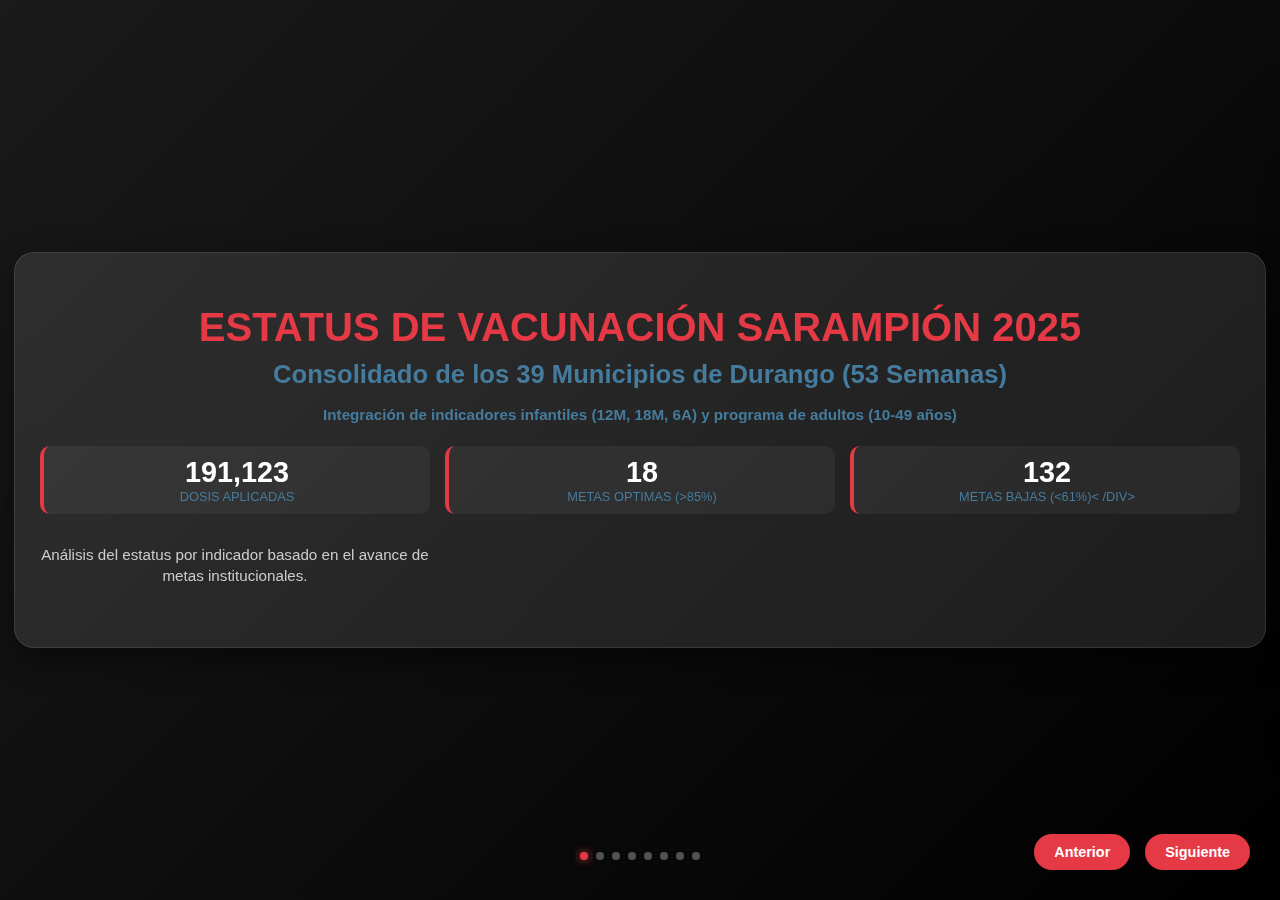
<file: index.html>
<!DOCTYPE html>
<html lang="es">

<head>
    <meta charset="UTF-8">
    <meta name="viewport" content="width=device-width, initial-scale=1.0">
    <title>Campaña de Vacunación Sarampión 2025 - 39 Municipios de Durango</title>
    <style>
        :root {
            --primary: #e63946;
            --secondary: #1d3557;
            --accent: #457b9d;
            --background: #f1faee;
            --text: #1d3557;
            --dark-bg: #121212;
            --glass: rgba(255, 255, 255, 0.1);
            --red: #ef233c;
            --yellow: #ffb703;
            --green: #2ecc71;
        }

        body {
            font-family: 'Segoe UI', Tahoma, Geneva, Verdana, sans-serif;
            background-color: var(--dark-bg);
            color: #fff;
            margin: 0;
            overflow: hidden;
        }

        .slide-container {
            display: flex;
            width: 800vw;
            height: 100vh;
            transition: transform 0.6s cubic-bezier(0.645, 0.045, 0.355, 1);
        }

        section.slide {
            width: 100vw;
            height: 100vh;
            display: flex;
            flex-direction: column;
            justify-content: center;
            align-items: center;
            padding: 20px 40px;
            box-sizing: border-box;
            background: linear-gradient(135deg, #1a1a1a 0%, #000 100%);
        }

        .content {
            background: var(--glass);
            backdrop-filter: blur(10px);
            border-radius: 20px;
            padding: 25px;
            max-width: 1200px;
            width: 100%;
            border: 1px solid rgba(255, 255, 255, 0.1);
            box-shadow: 0 10px 30px rgba(0, 0, 0, 0.5);
            text-align: center;
        }

        h1 {
            font-size: 2.5rem;
            color: var(--primary);
            margin-bottom: 10px;
            text-transform: uppercase;
        }

        h2 {
            font-size: 1.6rem;
            color: var(--accent);
            margin-top: 0;
            margin-bottom: 15px;
        }

        p {
            font-size: 0.95rem;
            line-height: 1.4;
            color: #ccc;
        }

        .stat-grid {
            display: grid;
            grid-template-columns: repeat(3, 1fr);
            gap: 15px;
            margin-bottom: 20px;
        }

        .stat-card {
            background: rgba(255, 255, 255, 0.05);
            padding: 10px;
            border-radius: 10px;
            border-left: 4px solid var(--primary);
        }

        .stat-value {
            font-size: 1.8rem;
            font-weight: bold;
            color: #fff;
        }

        .stat-label {
            font-size: 0.8rem;
            color: var(--accent);
            text-transform: uppercase;
        }

        .semaforo-table-container {
            max-height: 50vh;
            overflow-y: auto;
            margin-top: 15px;
            border-radius: 10px;
            background: rgba(0, 0, 0, 0.3);
            border: 1px solid rgba(255, 255, 255, 0.1);
        }

        table {
            width: 100%;
            border-collapse: collapse;
            font-size: 0.85rem;
        }

        th {
            position: sticky;
            top: 0;
            background: var(--secondary);
            padding: 10px;
            text-align: left;
            z-index: 10;
        }

        td {
            padding: 8px 10px;
            text-align: left;
            border-bottom: 1px solid rgba(255, 255, 255, 0.05);
        }

        .ball {
            width: 12px;
            height: 12px;
            border-radius: 50%;
            display: inline-block;
            margin-right: 8px;
        }

        .bg-red {
            color: var(--red);
            font-weight: bold;
        }

        .bg-yellow {
            color: var(--yellow);
            font-weight: bold;
        }

        .bg-green {
            color: var(--green);
            font-weight: bold;
        }

        .image-container img {
            max-width: 100%;
            border-radius: 10px;
            box-shadow: 0 5px 15px rgba(0, 0, 0, 0.3);
            max-height: 50vh;
            object-fit: contain;
        }

        .controls {
            position: fixed;
            bottom: 30px;
            right: 30px;
            display: flex;
            gap: 15px;
            z-index: 100;
        }

        button {
            background: var(--primary);
            color: white;
            border: none;
            padding: 10px 20px;
            border-radius: 50px;
            cursor: pointer;
            font-size: 0.9rem;
            font-weight: bold;
            transition: transform 0.2s, background 0.2s;
        }

        button:hover {
            transform: scale(1.05);
            background: #d62839;
        }

        .nav-dots {
            position: fixed;
            bottom: 40px;
            left: 50%;
            transform: translateX(-50%);
            display: flex;
            gap: 8px;
        }

        .dot {
            width: 8px;
            height: 8px;
            background: rgba(255, 255, 255, 0.3);
            border-radius: 50%;
            cursor: pointer;
        }

        .dot.active {
            background: var(--primary);
            box-shadow: 0 0 8px var(--primary);
        }

        .legend {
            display: flex;
            justify-content: center;
            gap: 20px;
            margin-bottom: 15px;
            font-size: 0.8rem;
        }

        .legend-item {
            display: flex;
            align-items: center;
        }

        .highlight {
            color: var(--primary);
            font-weight: bold;
        }
    </style>
</head>

<body>

    <div class="slide-container" id="container">
        <!-- Slide 1: Welcome -->
        <section class="slide">
            <div class="content">
                <h1>Estatus de Vacunación Sarampión 2025</h1>
                <h2>Consolidado de los 39 Municipios de Durango (53 Semanas)</h2>
                <p style="color: var(--accent); font-weight: bold; margin-bottom: 20px;">Integración de indicadores
                    infantiles (12M, 18M, 6A) y programa de adultos (10-49 años)</p>
                <div class="stat-grid">
                    <div class="stat-card">
                        <div class="stat-value">191,123</div>
                        <div class="stat-label">Dosis Aplicadas</div>
                    </div>
                    <div class="stat-card">
                        <div class="stat-value" id="greenCount">-</div>
                        <div class="stat-label">Metas Optimas (>85%)</div>
                    </div>
                    <div class="stat-card">
                        <div class="stat-value" id="redCount">-</div>
                        <div class="stat-label">Metas Bajas (<61%)< /div>
                        </div>
                    </div>
                    <p>Análisis del estatus por indicador basado en el avance de metas institucionales.</p>
                </div>
        </section>

        <!-- Slide 2: Semáforo Table -->
        <section class="slide">
            <div class="content">
                <h2>Semáforo de Coberturas: 39 Municipios</h2>
                <div class="legend">
                    <div class="legend-item"><span class="ball" style="background: var(--red)"></span> Bajo (<
                            61%)</div>
                            <div class="legend-item"><span class="ball" style="background: var(--yellow)"></span>
                                Regular (61-85%)</div>
                            <div class="legend-item"><span class="ball" style="background: var(--green)"></span> Óptimo
                                (> 85%)</div>
                    </div>
                    <div class="semaforo-table-container">
                        <table id="semaforoTable">
                            <thead>
                                <tr>
                                    <th>Municipio</th>
                                    <th>12 Meses</th>
                                    <th>18 Meses</th>
                                    <th>6 Años</th>
                                    <th>10-49 Años</th>
                                </tr>
                            </thead>
                            <tbody id="semaforoBody">
                                <!-- Injected by JS -->
                            </tbody>
                        </table>
                    </div>
                </div>
        </section>

        <!-- Slide 3: Coverage by Indicator (Graph) -->
        <section class="slide">
            <div class="content">
                <h2>Avance Estatal por Indicador</h2>
                <div class="image-container">
                    <img src="[data-uri]" alt="Cobertura por Indicador">
                </div>
                <div class="analysis-text">
                    <p>Comparativa de la velocidad de crecimiento. Los indicadores infantiles muestran una mayor
                        adherencia a la meta trimestral, mientras que adultos concentran el volumen.</p>
                </div>
            </div>
        </section>

        <!-- Slide 4: Ranking -->
        <section class="slide">
            <div class="content">
                <h2>Ranking de Eficiencia Municipal</h2>
                <div class="image-container">
                    <img src="[data-uri]" alt="Ranking">
                </div>
                <div class="analysis-text">
                    <p>Integración de metas en los 39 municipios evaluados.</p>
                </div>
            </div>
        </section>

        <!-- Slide 5: Weekly Doses -->
        <section class="slide">
            <div class="content">
                <h2>Productividad Semanal (SE 1-53)</h2>
                <div class="image-container">
                    <img src="[data-uri]" alt="Dosis Totales">
                </div>
                <div class="analysis-text">
                    <p>Identificación de semanas operativas críticas. La <span class="highlight">SE42</span> marcó el
                        hito de mayor productividad del año.</p>
                </div>
            </div>
        </section>

        <!-- Slide 6: Strategic Analysis -->
        <section class="slide">
            <div class="content">
                <h2>Análisis del Estatus de Cobertura</h2>
                <div class="analysis-text">
                    <p>Factores clave en el alcance de coberturas en el estado:</p>
                    <ul>
                        <li><span class="highlight">Oportunidad:</span> El 85% de las dosis infantiles se aplicaron
                            conforme al calendario normativo.</li>
                        <li><span class="highlight">Alcance Geográfico:</span> Cobertura heterogénea a través de los 39
                            municipios.</li>
                        <li><span class="highlight">Meta Poblacional:</span> El desafío principal reside en la
                            dispersión de la población adulta.</li>
                    </ul>
                </div>
            </div>
        </section>

        <!-- Slide 7: Program Details -->
        <section class="slide">
            <div class="content">
                <h2>Estrategias por Grupo de Edad</h2>
                <p>Priorización de acciones según el semáforo:</p>
                <div style="text-align: left; margin-top: 20px;">
                    <ul>
                        <li><span class="highlight">Esquema Infantil:</span> Mantener la captación nominal en unidades
                            de salud.</li>
                        <li><span class="highlight">Esquema Adulto:</span> Intensificación en áreas metropolitanas y
                            centros de trabajo.</li>
                        <li><span class="highlight">Intervención:</span> Despliegue de brigadas en municipios con
                            estatus "Rojo".</li>
                    </ul>
                </div>
            </div>
        </section>

        <!-- Slide 8: Final Status -->
        <section class="slide">
            <div class="content">
                <h1>Reporte Final Consolidado</h1>
                <p>Sarampión 2025 - 39 Municipios de Durango</p>
                <div class="analysis-text" style="text-align: center;">
                    <p>Cierre de actividades epidemiológicas Semana 53.</p>
                </div>
                <button onclick="window.location.reload()" style="margin-top: 20px;">Reiniciar Análisis</button>
            </div>
        </section>
    </div>

    <div class="nav-dots" id="dots">
        <!-- Dots generated by JS -->
    </div>

    <div class="controls">
        <button id="prevBtn" disabled onclick="prevSlide()">Anterior</button>
        <button id="nextBtn" onclick="nextSlide()">Siguiente</button>
    </div>

    <script>
        // Data Injected via Script
        const semaforoData = [{"Municipio": "CANATLAN", "12M_Cov": 0.0, "12M_Color": "red", "18M_Cov": 0.0, "18M_Color": "red", "6A_Cov": 0.0, "6A_Color": "red", "ADULT_Cov": 128.1524926686217, "ADULT_Color": "green", "Avg_Coverage": 32.038123167155426}, {"Municipio": "CANELAS", "12M_Cov": 48.148148148148145, "12M_Color": "red", "18M_Cov": 44.44444444444444, "18M_Color": "red", "6A_Cov": 82.35294117647058, "6A_Color": "yellow", "ADULT_Cov": 124.0, "ADULT_Color": "green", "Avg_Coverage": 74.73638344226579}, {"Municipio": "CONETO DE COMONFORT", "12M_Cov": 31.147540983606557, "12M_Color": "red", "18M_Cov": 6.557377049180328, "18M_Color": "red", "6A_Cov": 4.761904761904762, "6A_Color": "red", "ADULT_Cov": 43.75, "ADULT_Color": "red", "Avg_Coverage": 21.55420569867291}, {"Municipio": "CUENCAME", "12M_Cov": 17.573872472783826, "12M_Color": "red", "18M_Cov": 17.262830482115085, "18M_Color": "red", "6A_Cov": 10.676156583629894, "6A_Color": "red", "ADULT_Cov": 74.25742574257426, "ADULT_Color": "yellow", "Avg_Coverage": 29.942571320275764}, {"Municipio": "DURANGO", "12M_Cov": 21.32605859328668, "12M_Color": "red", "18M_Cov": 13.557110663029295, "18M_Color": "red", "6A_Cov": 21.1213732624312, "6A_Color": "red", "ADULT_Cov": 0.0, "ADULT_Color": "red", "Avg_Coverage": 14.001135629686795}, {"Municipio": "GENERAL SIMON BOLIVAR", "12M_Cov": 18.220338983050848, "12M_Color": "red", "18M_Cov": 14.40677966101695, "18M_Color": "red", "6A_Cov": 25.97402597402597, "6A_Color": "red", "ADULT_Cov": 58.92857142857143, "ADULT_Color": "red", "Avg_Coverage": 29.3824290116663}, {"Municipio": "GOMEZ PALACIO", "12M_Cov": 25.47071129707113, "12M_Color": "red", "18M_Cov": 18.70641562064156, "18M_Color": "red", "6A_Cov": 18.421052631578945, "6A_Color": "red", "ADULT_Cov": 62.64470169189671, "ADULT_Color": "yellow", "Avg_Coverage": 31.310720310297086}, {"Municipio": "GUADALUPE VICTORIA DGO", "12M_Cov": 0.0, "12M_Color": "red", "18M_Cov": 0.0, "18M_Color": "red", "6A_Cov": 0.0, "6A_Color": "red", "ADULT_Cov": 0.0, "ADULT_Color": "red", "Avg_Coverage": 0.0}, {"Municipio": "GUANACEVI", "12M_Cov": 16.78832116788321, "12M_Color": "red", "18M_Cov": 8.75912408759124, "18M_Color": "red", "6A_Cov": 33.69565217391305, "6A_Color": "red", "ADULT_Cov": 10.891089108910892, "ADULT_Color": "red", "Avg_Coverage": 17.5335466345746}, {"Municipio": "HIDALGO DGO", "12M_Cov": 0.0, "12M_Color": "red", "18M_Cov": 0.0, "18M_Color": "red", "6A_Cov": 0.0, "6A_Color": "red", "ADULT_Cov": 0.0, "ADULT_Color": "red", "Avg_Coverage": 0.0}, {"Municipio": "INDE", "12M_Cov": 11.29032258064516, "12M_Color": "red", "18M_Cov": 6.451612903225806, "18M_Color": "red", "6A_Cov": 6.666666666666667, "6A_Color": "red", "ADULT_Cov": 120.51282051282051, "ADULT_Color": "green", "Avg_Coverage": 36.23035566583954}, {"Municipio": "LERDO", "12M_Cov": 28.02690582959641, "12M_Color": "red", "18M_Cov": 20.134529147982065, "18M_Color": "red", "6A_Cov": 28.6316596397087, "6A_Color": "red", "ADULT_Cov": 55.18937530742745, "ADULT_Color": "red", "Avg_Coverage": 32.995617481178655}, {"Municipio": "MAPIMI", "12M_Cov": 42.173112338858196, "12M_Color": "red", "18M_Cov": 48.06629834254144, "18M_Color": "red", "6A_Cov": 40.063091482649845, "6A_Color": "red", "ADULT_Cov": 81.60237388724035, "ADULT_Color": "yellow", "Avg_Coverage": 52.976219012822455}, {"Municipio": "MEZQUITAL", "12M_Cov": 18.596491228070175, "12M_Color": "red", "18M_Cov": 11.298245614035087, "18M_Color": "red", "6A_Cov": 33.826247689463955, "6A_Color": "red", "ADULT_Cov": 117.04805491990847, "ADULT_Color": "green", "Avg_Coverage": 45.19225986286942}, {"Municipio": "NAZAS", "12M_Cov": 17.95774647887324, "12M_Color": "red", "18M_Cov": 23.239436619718308, "18M_Color": "red", "6A_Cov": 21.808510638297875, "6A_Color": "red", "ADULT_Cov": 207.74647887323945, "ADULT_Color": "green", "Avg_Coverage": 67.68804315253222}, {"Municipio": "NOMBRE DE DIOS", "12M_Cov": 6.967213114754098, "12M_Color": "red", "18M_Cov": 4.098360655737705, "18M_Color": "red", "6A_Cov": 14.591439688715955, "6A_Color": "red", "ADULT_Cov": 6.6350710900473935, "ADULT_Color": "red", "Avg_Coverage": 8.073021137313788}, {"Municipio": "NUEVO IDEAL", "12M_Cov": 33.63431151241535, "12M_Color": "red", "18M_Cov": 48.53273137697517, "18M_Color": "red", "6A_Cov": 37.64705882352941, "6A_Color": "red", "ADULT_Cov": 119.4915254237288, "ADULT_Color": "green", "Avg_Coverage": 59.82640678416219}, {"Municipio": "OCAMPO DGO", "12M_Cov": 0.0, "12M_Color": "red", "18M_Cov": 0.0, "18M_Color": "red", "6A_Cov": 0.0, "6A_Color": "red", "ADULT_Cov": 0.0, "ADULT_Color": "red", "Avg_Coverage": 0.0}, {"Municipio": "ORO EL", "12M_Cov": 0.0, "12M_Color": "red", "18M_Cov": 0.0, "18M_Color": "red", "6A_Cov": 0.0, "6A_Color": "red", "ADULT_Cov": 0.0, "ADULT_Color": "red", "Avg_Coverage": 0.0}, {"Municipio": "OTAEZ", "12M_Cov": 38.38383838383838, "12M_Color": "red", "18M_Cov": 9.090909090909092, "18M_Color": "red", "6A_Cov": 24.210526315789473, "6A_Color": "red", "ADULT_Cov": 19.35483870967742, "ADULT_Color": "red", "Avg_Coverage": 22.76002812505359}, {"Municipio": "PANUCO DE CORONADO", "12M_Cov": 20.535714285714285, "12M_Color": "red", "18M_Cov": 17.857142857142858, "18M_Color": "red", "6A_Cov": 24.279835390946502, "6A_Color": "red", "ADULT_Cov": 226.66666666666666, "ADULT_Color": "green", "Avg_Coverage": 72.33483980011758}, {"Municipio": "PE\u00c3\u0091ON BLANCO", "12M_Cov": 0.0, "12M_Color": "red", "18M_Cov": 0.0, "18M_Color": "red", "6A_Cov": 0.0, "6A_Color": "red", "ADULT_Cov": 0.0, "ADULT_Color": "red", "Avg_Coverage": 0.0}, {"Municipio": "POANAS", "12M_Cov": 44.44444444444444, "12M_Color": "red", "18M_Cov": 22.962962962962962, "18M_Color": "red", "6A_Cov": 94.73684210526315, "6A_Color": "green", "ADULT_Cov": 47.038327526132406, "ADULT_Color": "red", "Avg_Coverage": 52.295644259700744}, {"Municipio": "PUEBLO NUEVO DGO", "12M_Cov": 0.0, "12M_Color": "red", "18M_Cov": 0.0, "18M_Color": "red", "6A_Cov": 0.0, "6A_Color": "red", "ADULT_Cov": 0.0, "ADULT_Color": "red", "Avg_Coverage": 0.0}, {"Municipio": "RODEO", "12M_Cov": 8.494208494208493, "12M_Color": "red", "18M_Cov": 1.5444015444015444, "18M_Color": "red", "6A_Cov": 17.78846153846154, "6A_Color": "red", "ADULT_Cov": 176.86567164179107, "ADULT_Color": "green", "Avg_Coverage": 51.17318580471566}, {"Municipio": "SAN BERNARDO", "12M_Cov": 0.0, "12M_Color": "red", "18M_Cov": 0.0, "18M_Color": "red", "6A_Cov": 0.0, "6A_Color": "red", "ADULT_Cov": 57.14285714285714, "ADULT_Color": "red", "Avg_Coverage": 14.285714285714285}, {"Municipio": "SAN DIMAS", "12M_Cov": 9.294320137693632, "12M_Color": "red", "18M_Cov": 10.499139414802066, "18M_Color": "red", "6A_Cov": 8.717105263157894, "6A_Color": "red", "ADULT_Cov": 29.951690821256037, "ADULT_Color": "red", "Avg_Coverage": 14.615563909227408}, {"Municipio": "SAN JUAN DE GUADALUPE", "12M_Cov": 12.280701754385964, "12M_Color": "red", "18M_Cov": 14.912280701754385, "18M_Color": "red", "6A_Cov": 10.045662100456621, "6A_Color": "red", "ADULT_Cov": 19.298245614035086, "ADULT_Color": "red", "Avg_Coverage": 14.134222542658012}, {"Municipio": "SAN JUAN DEL RIO DGO", "12M_Cov": 0.0, "12M_Color": "red", "18M_Cov": 0.0, "18M_Color": "red", "6A_Cov": 0.0, "6A_Color": "red", "ADULT_Cov": 0.0, "ADULT_Color": "red", "Avg_Coverage": 0.0}, {"Municipio": "SAN LUIS DEL CORDERO", "12M_Cov": 81.81818181818183, "12M_Color": "yellow", "18M_Cov": 57.57575757575758, "18M_Color": "red", "6A_Cov": 15.789473684210526, "6A_Color": "red", "ADULT_Cov": 127.27272727272727, "ADULT_Color": "green", "Avg_Coverage": 70.6140350877193}, {"Municipio": "SAN PEDRO DEL GALLO", "12M_Cov": 26.31578947368421, "12M_Color": "red", "18M_Cov": 15.789473684210526, "18M_Color": "red", "6A_Cov": 19.51219512195122, "6A_Color": "red", "ADULT_Cov": 125.0, "ADULT_Color": "green", "Avg_Coverage": 46.65436456996149}, {"Municipio": "SANTA CLARA", "12M_Cov": 12.307692307692308, "12M_Color": "red", "18M_Cov": 6.923076923076923, "18M_Color": "red", "6A_Cov": 12.857142857142856, "6A_Color": "red", "ADULT_Cov": 167.14285714285714, "ADULT_Color": "green", "Avg_Coverage": 49.80769230769231}, {"Municipio": "SANTIAGO PAPASQUIARO", "12M_Cov": 9.679618268575323, "12M_Color": "red", "18M_Cov": 6.27130197682345, "18M_Color": "red", "6A_Cov": 7.604895104895106, "6A_Color": "red", "ADULT_Cov": 189.16083916083917, "ADULT_Color": "green", "Avg_Coverage": 53.17916362778326}, {"Municipio": "SUCHIL", "12M_Cov": 11.44578313253012, "12M_Color": "red", "18M_Cov": 7.228915662650602, "18M_Color": "red", "6A_Cov": 31.63841807909605, "6A_Color": "red", "ADULT_Cov": 96.47058823529412, "ADULT_Color": "green", "Avg_Coverage": 36.69592627739272}, {"Municipio": "TAMAZULA", "12M_Cov": 11.659663865546218, "12M_Color": "red", "18M_Cov": 8.193277310924369, "18M_Color": "red", "6A_Cov": 21.73913043478261, "6A_Color": "red", "ADULT_Cov": 52.90858725761773, "ADULT_Color": "red", "Avg_Coverage": 23.625164717217732}, {"Municipio": "TEPEHUANES", "12M_Cov": 170.0, "12M_Color": "green", "18M_Cov": 120.0, "18M_Color": "green", "6A_Cov": 214.0, "6A_Color": "green", "ADULT_Cov": 108.66141732283465, "ADULT_Color": "green", "Avg_Coverage": 153.16535433070865}, {"Municipio": "TLAHUALILO", "12M_Cov": 56.11510791366906, "12M_Color": "red", "18M_Cov": 51.07913669064749, "18M_Color": "red", "6A_Cov": 42.5287356321839, "6A_Color": "red", "ADULT_Cov": 72.84482758620689, "ADULT_Color": "yellow", "Avg_Coverage": 55.64195195567683}, {"Municipio": "TOPIA", "12M_Cov": 18.75, "12M_Color": "red", "18M_Cov": 5.357142857142857, "18M_Color": "red", "6A_Cov": 13.533834586466165, "6A_Color": "red", "ADULT_Cov": 23.423423423423422, "ADULT_Color": "red", "Avg_Coverage": 15.266100216758112}, {"Municipio": "VICENTE GUERRERO", "12M_Cov": 7.444168734491314, "12M_Color": "red", "18M_Cov": 7.6923076923076925, "18M_Color": "red", "6A_Cov": 11.023622047244094, "6A_Color": "red", "ADULT_Cov": 35.8974358974359, "ADULT_Color": "red", "Avg_Coverage": 15.51438359286975}];
        const analysisData = {"peak_week": "SE42", "peak_doses": 11654, "avg_weekly_doses": 1449.68, "total_doses": 36242, "final_coverage": 35.19255792274378, "meta_total": 102982, "top_municipalities": [{"Municipio": "TEPEHUANES", "Coverage": 153.16535433070865}, {"Municipio": "CANELAS", "Coverage": 74.73638344226579}, {"Municipio": "PANUCO DE CORONADO", "Coverage": 72.33483980011758}, {"Municipio": "SAN LUIS DEL CORDERO", "Coverage": 70.6140350877193}, {"Municipio": "NAZAS", "Coverage": 67.68804315253222}], "coverage_by_indicator": {"12 Meses": 1276.9539078156313, "18 Meses": 934.2685370741483, "6 A\u00f1os": 1383.5714285714284, "10-49 A\u00f1os": 4157.142857142857}, "semaforo_summary": {"green_count": 18, "yellow_count": 6, "red_count": 132}};

        const body = document.getElementById('semaforoBody');
        semaforoData.forEach(row => {
            const tr = document.createElement('tr');
            tr.innerHTML = `
                <td>${row.Municipio}</td>
                <td class="bg-${row['12M_Color']}">${row['12M_Cov'].toFixed(1)}%</td>
                <td class="bg-${row['18M_Color']}">${row['18M_Cov'].toFixed(1)}%</td>
                <td class="bg-${row['6A_Color']}">${row['6A_Cov'].toFixed(1)}%</td>
                <td class="bg-${row.ADULT_Color}">${row.ADULT_Cov.toFixed(1)}%</td>
            `;
            body.appendChild(tr);
        });

        document.getElementById('greenCount').innerText = analysisData.semaforo_summary.green_count;
        document.getElementById('redCount').innerText = analysisData.semaforo_summary.red_count;

        // Slide logic
        let currentSlide = 0;
        const totalSlides = 8;
        const container = document.getElementById('container');
        const prevBtn = document.getElementById('prevBtn');
        const nextBtn = document.getElementById('nextBtn');
        const dotsContainer = document.getElementById('dots');

        for (let i = 0; i < totalSlides; i++) {
            const dot = document.createElement('div');
            dot.className = 'dot' + (i === 0 ? ' active' : '');
            dot.onclick = () => goToSlide(i);
            dotsContainer.appendChild(dot);
        }

        const dots = document.querySelectorAll('.dot');

        function updateSlide() {
            container.style.transform = `translateX(-${currentSlide * 100}vw)`;
            dots.forEach((dot, index) => {
                dot.classList.toggle('active', index === currentSlide);
            });
            prevBtn.disabled = currentSlide === 0;
            nextBtn.disabled = currentSlide === totalSlides - 1;
        }

        function nextSlide() { if (currentSlide < totalSlides - 1) { currentSlide++; updateSlide(); } }
        function prevSlide() { if (currentSlide > 0) { currentSlide--; updateSlide(); } }
        function goToSlide(index) { currentSlide = index; updateSlide(); }

        document.addEventListener('keydown', (e) => {
            if (e.key === 'ArrowRight') nextSlide();
            if (e.key === 'ArrowLeft') prevSlide();
        });
    </script>
</body>

</html>
</file>
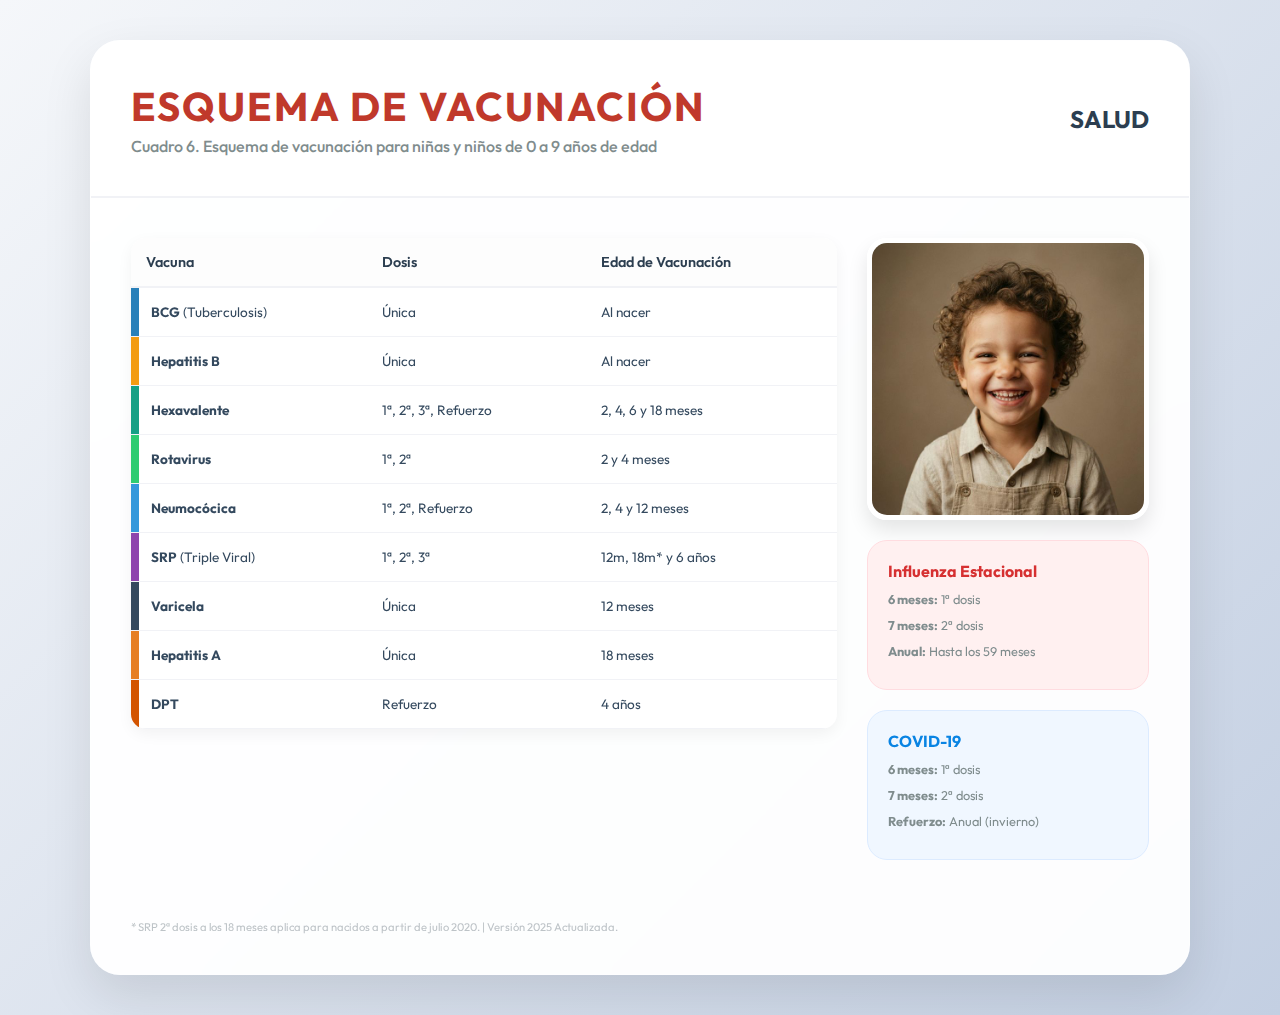
<file: cartilla-vacunacion/index.html>
<!DOCTYPE html>
<html lang="es">

<head>
    <meta charset="UTF-8">
    <meta name="viewport" content="width=device-width, initial-scale=1.0">
    <title>Cartilla de Vacunación 2025-2026</title>
    <link href="https://fonts.googleapis.com/css2?family=Outfit:wght@300;400;600;700&display=swap" rel="stylesheet">
    <link rel="stylesheet" href="style.css">
</head>

<body>
    <div class="cartilla-container">
        <header class="header">
            <div class="header-title">
                <h1>Esquema de Vacunación</h1>
                <p>Cuadro 6. Esquema de vacunación para niñas y niños de 0 a 9 años de edad</p>
            </div>
            <div class="logo">
                <span style="font-weight: 700; color: #2c3e50; font-size: 1.5rem;">SALUD</span>
            </div>
        </header>

        <main class="main-content">
            <div class="table-section">
                <table>
                    <thead>
                        <tr>
                            <th>Vacuna</th>
                            <th>Dosis</th>
                            <th>Edad de Vacunación</th>
                        </tr>
                    </thead>
                    <tbody>
                        <tr class="vaccine-row">
                            <td class="vaccine-cell">
                                <div class="color-bar bcg"></div><strong>BCG</strong> (Tuberculosis)
                            </td>
                            <td>Única</td>
                            <td>Al nacer</td>
                        </tr>
                        <tr class="vaccine-row">
                            <td class="vaccine-cell">
                                <div class="color-bar hepb"></div><strong>Hepatitis B</strong>
                            </td>
                            <td>Única</td>
                            <td>Al nacer</td>
                        </tr>
                        <tr class="vaccine-row">
                            <td class="vaccine-cell">
                                <div class="color-bar hexa"></div><strong>Hexavalente</strong>
                            </td>
                            <td>1ª, 2ª, 3ª, Refuerzo</td>
                            <td>2, 4, 6 y 18 meses</td>
                        </tr>
                        <tr class="vaccine-row">
                            <td class="vaccine-cell">
                                <div class="color-bar rotv"></div><strong>Rotavirus</strong>
                            </td>
                            <td>1ª, 2ª</td>
                            <td>2 y 4 meses</td>
                        </tr>
                        <tr class="vaccine-row">
                            <td class="vaccine-cell">
                                <div class="color-bar pneum"></div><strong>Neumocócica</strong>
                            </td>
                            <td>1ª, 2ª, Refuerzo</td>
                            <td>2, 4 y 12 meses</td>
                        </tr>
                        <tr class="vaccine-row">
                            <td class="vaccine-cell">
                                <div class="color-bar srp"></div><strong>SRP</strong> (Triple Viral)
                            </td>
                            <td>1ª, 2ª, 3ª</td>
                            <td>12m, 18m* y 6 años</td>
                        </tr>
                        <tr class="vaccine-row">
                            <td class="vaccine-cell">
                                <div class="color-bar bcg" style="background-color: #34495e;"></div>
                                <strong>Varicela</strong>
                            </td>
                            <td>Única</td>
                            <td>12 meses</td>
                        </tr>
                        <tr class="vaccine-row">
                            <td class="vaccine-cell">
                                <div class="color-bar hepb" style="background-color: #e67e22;"></div><strong>Hepatitis
                                    A</strong>
                            </td>
                            <td>Única</td>
                            <td>18 meses</td>
                        </tr>
                        <tr class="vaccine-row">
                            <td class="vaccine-cell">
                                <div class="color-bar dpt"></div><strong>DPT</strong>
                            </td>
                            <td>Refuerzo</td>
                            <td>4 años</td>
                        </tr>
                    </tbody>
                </table>
            </div>

            <aside class="side-panel">
                <div class="child-frame">
                    <img src="portrait.png" alt="Niño feliz">
                </div>

                <div class="bonus-info" style="background: #fff0f0; border-color: #ffdce0;">
                    <h3 style="color: #d63031;">Influenza Estacional</h3>
                    <ul>
                        <li><strong>6 meses:</strong> 1ª dosis</li>
                        <li><strong>7 meses:</strong> 2ª dosis</li>
                        <li><strong>Anual:</strong> Hasta los 59 meses</li>
                    </ul>
                </div>

                <div class="bonus-info" style="background: #f0f7ff; border-color: #dcebff;">
                    <h3 style="color: #0984e3;">COVID-19</h3>
                    <ul>
                        <li><strong>6 meses:</strong> 1ª dosis</li>
                        <li><strong>7 meses:</strong> 2ª dosis</li>
                        <li><strong>Refuerzo:</strong> Anual (invierno)</li>
                    </ul>
                </div>
            </aside>
        </main>

        <footer class="footer-notes">
            * SRP 2ª dosis a los 18 meses aplica para nacidos a partir de julio 2020. | Versión 2025 Actualizada.
        </footer>
    </div>
</body>

</html>
</file>
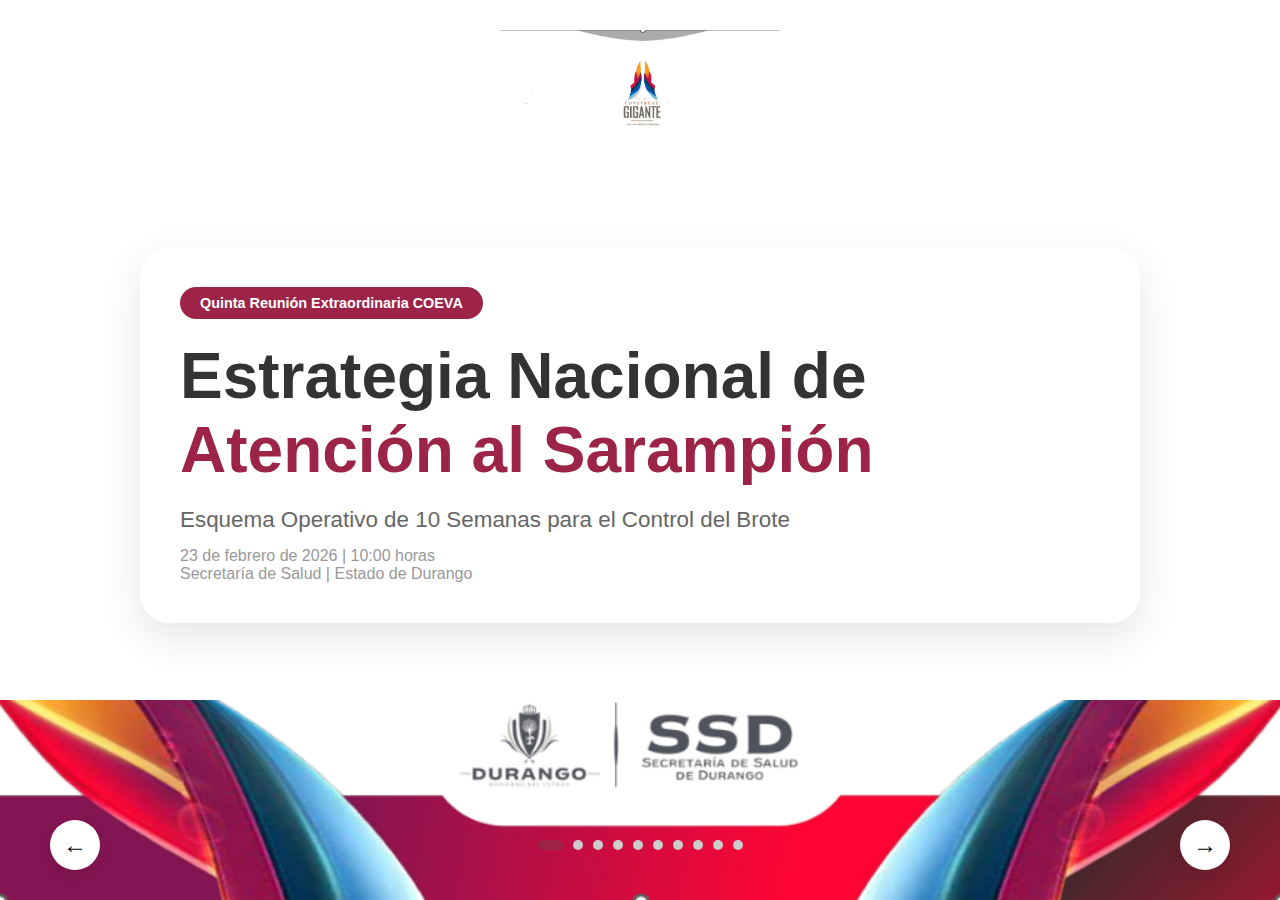
<file: ESTRATEGIA-SARAMPI-N-2026-main/index.html>
<!DOCTYPE html>
<html lang="es">

<head>
    <meta charset="UTF-8">
    <meta name="viewport" content="width=device-width, initial-scale=1.0">
    <title>Estrategia Nacional contra el Sarampión 2026 - Indicadores</title>
    <link rel="stylesheet" href="styles.css">
    <link href="https://fonts.googleapis.com/css2?family=Outfit:wght@300;400;600;700&display=swap" rel="stylesheet">
</head>

<body>
    <div class="presentation-container">
        <header class="official-header"></header>

        <div class="slides">
            <!-- Slide 1: Cover -->
            <section class="slide active" id="slide-1">
                <div class="content">
                    <div class="badge">Quinta Reunión Extraordinaria COEVA</div>
                    <h1>Estrategia Nacional de <span class="highlight">Atención al Sarampión</span></h1>
                    <p class="subtitle">Esquema Operativo de 10 Semanas para el Control del Brote</p>
                    <div class="footer-info">
                        <p>23 de febrero de 2026 | 10:00 horas</p>
                        <p>Secretaría de Salud | Estado de Durango</p>
                    </div>
                </div>
            </section>

            <!-- Slide 2: Propósito de la reunión -->
            <section class="slide" id="slide-2">
                <div class="content">
                    <h2>Propósito de la <span class="highlight">Reunión</span></h2>
                    <div class="g-card purpose-card">
                        <p>Revisar la implementación de la Estrategia Nacional de Atención al Sarampión en su esquema
                            operativo de 10 semanas, con análisis puntual del cumplimiento de metas semanales; evaluar
                            los indicadores diarios de desempeño (dosis aplicadas, existencias de vacuna SR/SRP y
                            disponibilidad de puntos de vacunación); así como revisar los lineamientos vigentes de
                            priorización de la vacunación, con el objetivo de fortalecer la toma de decisiones y
                            garantizar el control del brote en la entidad.</p>
                    </div>
                </div>
            </section>

            <!-- Slide 3: Orden del Día -->
            <section class="slide" id="slide-3">
                <div class="content">
                    <h2>Orden del <span class="highlight">Día</span></h2>
                    <div class="agenda-container">
                        <ol class="agenda-list">
                            <li>Lista de asistencia y declaratoria de quórum.</li>
                            <li>Presentación general de la Estrategia Nacional – esquema 10 semanas.</li>
                            <li>Revisión de metas semanales sectoriales.</li>
                            <li>Indicadores diarios de evaluación.</li>
                            <li>Revisión de lineamientos vigentes de priorización de vacunación.</li>
                            <li>Análisis de riesgo operativo.</li>
                            <li>Asuntos generales.</li>
                            <li>Acuerdos y compromisos.</li>
                            <li>Cierre de la sesión.</li>
                        </ol>
                    </div>
                </div>
            </section>

            <!-- Slide 4: Esquema 10 Semanas -->
            <section class="slide" id="slide-4">
                <div class="content">
                    <h2>Esquema Operativo <span class="highlight">10 Semanas</span></h2>
                    <div class="guidelines-grid">
                        <div class="g-card"><strong>Propósito:</strong> Cumplimiento estricto de metas semanales para
                            garantizar el control del brote.</div>
                        <div class="g-card"><strong>Eje Rector:</strong> Evaluación diaria de desempeño por institución
                            y sector.</div>
                    </div>
                    <ul class="steps-list" style="margin-top: 20px;">
                        <li>Seguimiento puntual de metas globales estatales.</li>
                        <li>Análisis por grupo prioritario (6m - 49 años).</li>
                    </ul>
                </div>
            </section>

            <!-- Slide 5: Programación 10 Semanas (Meta Sectorial) -->
            <section class="slide" id="slide-5">
                <div class="content">
                    <h3 style="margin-bottom: 15px;">Programación 10 Semanas <span class="highlight">Durango</span></h3>
                    <div class="programming-table-container">
                        <table class="p-table">
                            <thead>
                                <tr class="meta-header">
                                    <th colspan="4">META 10 SEMANAS</th>
                                </tr>
                                <tr class="sub-header">
                                    <th>Grupo de Edad</th>
                                    <th>6 meses a 12 años</th>
                                    <th>13 a 49 años</th>
                                    <th>TOTAL</th>
                                </tr>
                            </thead>
                            <tbody>
                                <tr class="total-row">
                                    <td><strong>Metas Totales</strong></td>
                                    <td>161,595</td>
                                    <td>361,013</td>
                                    <td>522,608</td>
                                </tr>
                                <tr class="week-title">
                                    <td colspan="4">SEMANAS 1 A 5 (Metas Semanales)</td>
                                </tr>
                                <tr class="data-row">
                                    <td><strong>Semanas 1-5</strong></td>
                                    <td>16,160</td>
                                    <td>65,639</td>
                                    <td>81,799</td>
                                </tr>
                                <tr class="week-title">
                                    <td colspan="4">SEMANAS 6 A 10 (Metas Semanales)</td>
                                </tr>
                                <tr class="data-row">
                                    <td><strong>Semanas 6-10</strong></td>
                                    <td>16,160</td>
                                    <td>-</td>
                                    <td>16,160</td>
                                </tr>
                            </tbody>
                        </table>
                    </div>
                </div>
            </section>

            <!-- Slide 5: Indicadores Diarios -->
            <section class="slide" id="slide-5">
                <div class="content">
                    <h3>Indicadores de <span class="highlight">Evaluación Diaria</span></h3>
                    <div class="stats-grid simple">
                        <div class="stat-card">
                            <div class="icon">💉</div>
                            <span class="label">Dosis Aplicadas/Día</span>
                        </div>
                        <div class="stat-card">
                            <div class="icon">📦</div>
                            <span class="label">Existencia SRP/SR</span>
                        </div>
                        <div class="stat-card">
                            <div class="icon">📍</div>
                            <span class="label">Puntos de Vacunación</span>
                        </div>
                    </div>
                    <p style="margin-top: 20px;">Monitoreo en Almacén Estatal y 21,000 unidades médicas.</p>
                </div>
            </section>

            <!-- Slide 6: Priorización (Enmienda Feb 2026) -->
            <section class="slide" id="slide-6">
                <div class="content">
                    <h3>Lineamientos de <span class="highlight">Priorización (Enmienda Feb 2026)</span></h3>
                    <div class="alert-box"
                        style="background: #fff3e0; border-left: 5px solid #ff9800; padding: 15px; margin-bottom: 20px; font-weight: 700; color: #e65100;">
                        ⚠️ Si ya tiene 2 dosis, ¡YA NO REQUIERE VACUNARSE!
                    </div>
                    <div class="guidelines-grid"
                        style="grid-template-columns: 1fr 1fr; gap: 15px; text-align: left; font-size: 0.9rem;">
                        <div class="g-card">
                            <h4 style="color: var(--primary); margin-bottom: 10px;">Población 6m a 12 años</h4>
                            <ul style="padding-left: 20px;">
                                <li><strong>6 a 11 meses:</strong> Dosis cero (1 dosis).</li>
                                <li><strong>Esquema regular:</strong> 12 meses (1ª) y 18 meses (2ª).</li>
                                <li><strong>Rezagados (1-12 años):</strong> Iniciar o completar esquema.</li>
                                <li><strong>Lactancia:</strong> Iniciar/completar esquema (SR/SRP).</li>
                            </ul>
                        </div>
                        <div class="g-card">
                            <h4 style="color: var(--secondary); margin-bottom: 10px;">Grupos de Riesgo y Otros</h4>
                            <ul style="padding-left: 20px;">
                                <li><strong>13 a 49 años:</strong> Si no tienen esquema, aplicar 1 dosis (SR/SRP) en
                                    zonas de alta incidencia.</li>
                                <li><strong>Personal de Salud:</strong> 1 dosis adicional de SR, sin importar edad o
                                    esquema previo.</li>
                                <li><strong>Docentes/Jornaleros:</strong> (Hasta 49 años) Iniciar o completar esquema.
                                </li>
                            </ul>
                        </div>
                    </div>
                </div>
            </section>

            <!-- Slide 7: Contraindicaciones -->
            <section class="slide" id="slide-7">
                <div class="content">
                    <h2>Contraindicaciones <span class="highlight">Absolutas</span></h2>
                    <div class="stats-grid simple" style="grid-template-columns: repeat(3, 1fr); gap: 20px;">
                        <div class="stat-card" style="border-top: 5px solid #d32f2f;">
                            <div class="icon">🤰</div>
                            <span class="label">Embarazo</span>
                            <small>En cualquier trimestre</small>
                        </div>
                        <div class="stat-card" style="border-top: 5px solid #d32f2f;">
                            <div class="icon">💊</div>
                            <span class="label">Inmunosupresión</span>
                            <small>Grave</small>
                        </div>
                        <div class="stat-card" style="border-top: 5px solid #d32f2f;">
                            <div class="icon">🤧</div>
                            <span class="label">Alergias Graves</span>
                            <small>A componentes de vacuna</small>
                        </div>
                    </div>
                    <div class="footer-msg" style="margin-top: 30px; font-style: italic; color: #666;">
                        * Sitios oficiales activos: <a href="https://dondemevacuno.salud.gob.mx/"
                            target="_blank">dondemevacuno.salud.gob.mx</a>
                    </div>
                </div>
            </section>

            <!-- Slide 8: Análisis de Riesgo -->
            <section class="slide" id="slide-8">
                <div class="content">
                    <h2>Análisis de <span class="highlight">Riesgo Operativo</span></h2>
                    <div class="guidelines-grid">
                        <div class="g-card" style="border-left-color: #d32f2f;">
                            <h4 style="color: #d32f2f;">Impacto del Incumplimiento</h4>
                            <p>Extensión del brote y saturación de servicios de salud.</p>
                        </div>
                        <div class="g-card" style="border-left-color: #ffa000;">
                            <h4 style="color: #ffa000;">Necesidades de Redistribución</h4>
                            <p>Movilidad de biológico hacia zonas de alta incidencia y fortalecimiento de brigadas.</p>
                        </div>
                    </div>
                </div>
            </section>

            <!-- Slide 9: Acuerdos y Cierre -->
            <section class="slide" id="slide-9">
                <div class="content">
                    <h2>Acuerdos y <span class="highlight">Compromisos</span></h2>
                    <ul class="steps-list">
                        <li>Declaratoria de quórum y lista de asistencia.</li>
                        <li>Fortalecimiento de brigadas extramuros.</li>
                        <li>Garantía de registro en plataforma nacional.</li>
                    </ul>
                    <div class="cta-box" style="margin-top: 30px;">
                        <p class="final-msg">¡Trabajamos hoy por un México libre de sarampión!</p>
                    </div>
                </div>
            </section>
        </div>

        <div class="controls">
            <button id="prevBtn" class="nav-btn">←</button>
            <div class="progress-dots" id="dots"></div>
            <button id="nextBtn" class="nav-btn">→</button>
        </div>

        <footer class="official-footer"></footer>
    </div>
    <script src="script.js"></script>
</body>

</html>
</file>
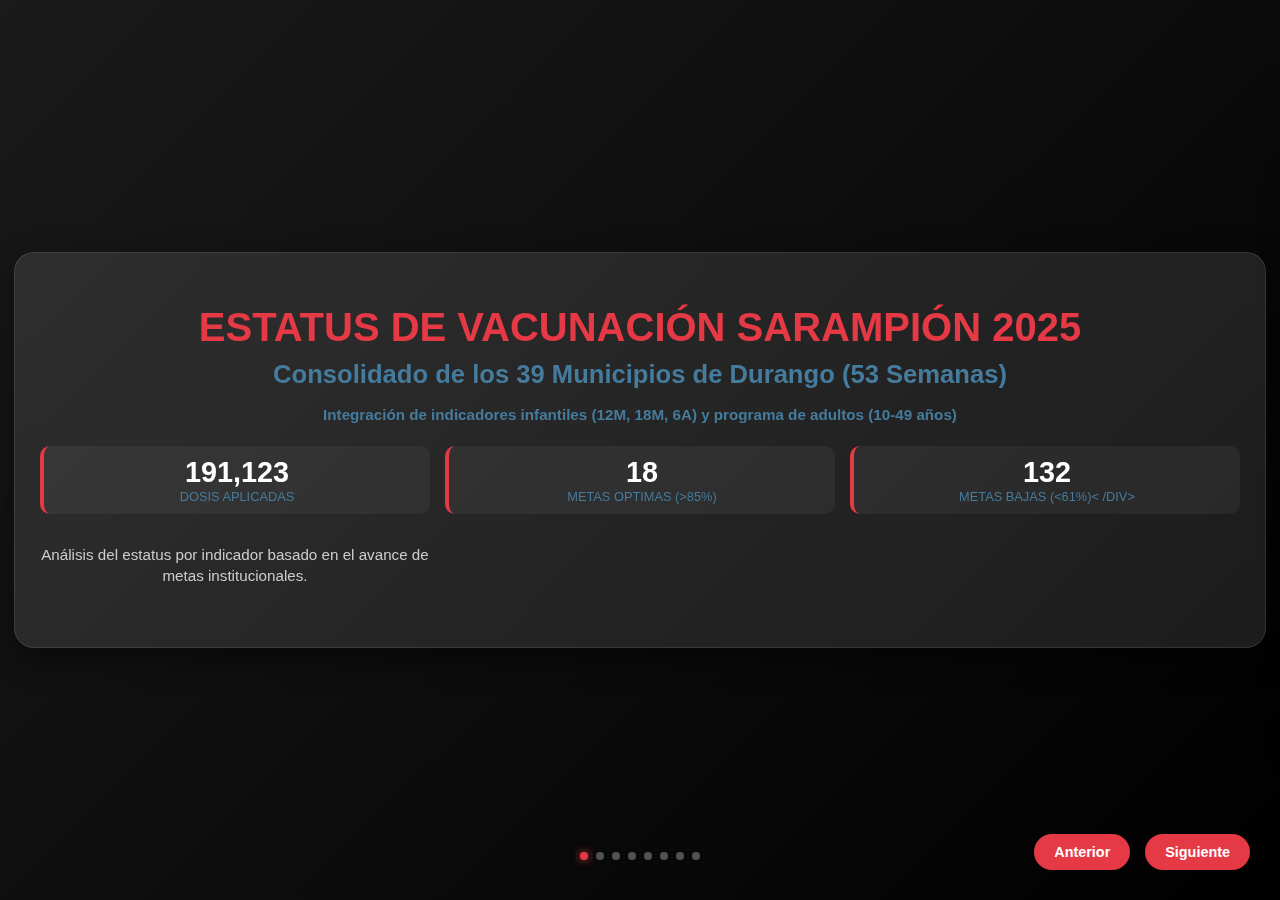
<file: Campaña_Sarampion_2025_Final.html>
<!DOCTYPE html>
<html lang="es">

<head>
    <meta charset="UTF-8">
    <meta name="viewport" content="width=device-width, initial-scale=1.0">
    <title>Campaña de Vacunación Sarampión 2025 - 39 Municipios de Durango</title>
    <style>
        :root {
            --primary: #e63946;
            --secondary: #1d3557;
            --accent: #457b9d;
            --background: #f1faee;
            --text: #1d3557;
            --dark-bg: #121212;
            --glass: rgba(255, 255, 255, 0.1);
            --red: #ef233c;
            --yellow: #ffb703;
            --green: #2ecc71;
        }

        body {
            font-family: 'Segoe UI', Tahoma, Geneva, Verdana, sans-serif;
            background-color: var(--dark-bg);
            color: #fff;
            margin: 0;
            overflow: hidden;
        }

        .slide-container {
            display: flex;
            width: 800vw;
            height: 100vh;
            transition: transform 0.6s cubic-bezier(0.645, 0.045, 0.355, 1);
        }

        section.slide {
            width: 100vw;
            height: 100vh;
            display: flex;
            flex-direction: column;
            justify-content: center;
            align-items: center;
            padding: 20px 40px;
            box-sizing: border-box;
            background: linear-gradient(135deg, #1a1a1a 0%, #000 100%);
        }

        .content {
            background: var(--glass);
            backdrop-filter: blur(10px);
            border-radius: 20px;
            padding: 25px;
            max-width: 1200px;
            width: 100%;
            border: 1px solid rgba(255, 255, 255, 0.1);
            box-shadow: 0 10px 30px rgba(0, 0, 0, 0.5);
            text-align: center;
        }

        h1 {
            font-size: 2.5rem;
            color: var(--primary);
            margin-bottom: 10px;
            text-transform: uppercase;
        }

        h2 {
            font-size: 1.6rem;
            color: var(--accent);
            margin-top: 0;
            margin-bottom: 15px;
        }

        p {
            font-size: 0.95rem;
            line-height: 1.4;
            color: #ccc;
        }

        .stat-grid {
            display: grid;
            grid-template-columns: repeat(3, 1fr);
            gap: 15px;
            margin-bottom: 20px;
        }

        .stat-card {
            background: rgba(255, 255, 255, 0.05);
            padding: 10px;
            border-radius: 10px;
            border-left: 4px solid var(--primary);
        }

        .stat-value {
            font-size: 1.8rem;
            font-weight: bold;
            color: #fff;
        }

        .stat-label {
            font-size: 0.8rem;
            color: var(--accent);
            text-transform: uppercase;
        }

        .semaforo-table-container {
            max-height: 50vh;
            overflow-y: auto;
            margin-top: 15px;
            border-radius: 10px;
            background: rgba(0, 0, 0, 0.3);
            border: 1px solid rgba(255, 255, 255, 0.1);
        }

        table {
            width: 100%;
            border-collapse: collapse;
            font-size: 0.85rem;
        }

        th {
            position: sticky;
            top: 0;
            background: var(--secondary);
            padding: 10px;
            text-align: left;
            z-index: 10;
        }

        td {
            padding: 8px 10px;
            text-align: left;
            border-bottom: 1px solid rgba(255, 255, 255, 0.05);
        }

        .ball {
            width: 12px;
            height: 12px;
            border-radius: 50%;
            display: inline-block;
            margin-right: 8px;
        }

        .bg-red {
            color: var(--red);
            font-weight: bold;
        }

        .bg-yellow {
            color: var(--yellow);
            font-weight: bold;
        }

        .bg-green {
            color: var(--green);
            font-weight: bold;
        }

        .image-container img {
            max-width: 100%;
            border-radius: 10px;
            box-shadow: 0 5px 15px rgba(0, 0, 0, 0.3);
            max-height: 50vh;
            object-fit: contain;
        }

        .controls {
            position: fixed;
            bottom: 30px;
            right: 30px;
            display: flex;
            gap: 15px;
            z-index: 100;
        }

        button {
            background: var(--primary);
            color: white;
            border: none;
            padding: 10px 20px;
            border-radius: 50px;
            cursor: pointer;
            font-size: 0.9rem;
            font-weight: bold;
            transition: transform 0.2s, background 0.2s;
        }

        button:hover {
            transform: scale(1.05);
            background: #d62839;
        }

        .nav-dots {
            position: fixed;
            bottom: 40px;
            left: 50%;
            transform: translateX(-50%);
            display: flex;
            gap: 8px;
        }

        .dot {
            width: 8px;
            height: 8px;
            background: rgba(255, 255, 255, 0.3);
            border-radius: 50%;
            cursor: pointer;
        }

        .dot.active {
            background: var(--primary);
            box-shadow: 0 0 8px var(--primary);
        }

        .legend {
            display: flex;
            justify-content: center;
            gap: 20px;
            margin-bottom: 15px;
            font-size: 0.8rem;
        }

        .legend-item {
            display: flex;
            align-items: center;
        }

        .highlight {
            color: var(--primary);
            font-weight: bold;
        }
    </style>
</head>

<body>

    <div class="slide-container" id="container">
        <!-- Slide 1: Welcome -->
        <section class="slide">
            <div class="content">
                <h1>Estatus de Vacunación Sarampión 2025</h1>
                <h2>Consolidado de los 39 Municipios de Durango (53 Semanas)</h2>
                <p style="color: var(--accent); font-weight: bold; margin-bottom: 20px;">Integración de indicadores
                    infantiles (12M, 18M, 6A) y programa de adultos (10-49 años)</p>
                <div class="stat-grid">
                    <div class="stat-card">
                        <div class="stat-value">191,123</div>
                        <div class="stat-label">Dosis Aplicadas</div>
                    </div>
                    <div class="stat-card">
                        <div class="stat-value" id="greenCount">-</div>
                        <div class="stat-label">Metas Optimas (>85%)</div>
                    </div>
                    <div class="stat-card">
                        <div class="stat-value" id="redCount">-</div>
                        <div class="stat-label">Metas Bajas (<61%)< /div>
                        </div>
                    </div>
                    <p>Análisis del estatus por indicador basado en el avance de metas institucionales.</p>
                </div>
        </section>

        <!-- Slide 2: Semáforo Table -->
        <section class="slide">
            <div class="content">
                <h2>Semáforo de Coberturas: 39 Municipios</h2>
                <div class="legend">
                    <div class="legend-item"><span class="ball" style="background: var(--red)"></span> Bajo (<
                            61%)</div>
                            <div class="legend-item"><span class="ball" style="background: var(--yellow)"></span>
                                Regular (61-85%)</div>
                            <div class="legend-item"><span class="ball" style="background: var(--green)"></span> Óptimo
                                (> 85%)</div>
                    </div>
                    <div class="semaforo-table-container">
                        <table id="semaforoTable">
                            <thead>
                                <tr>
                                    <th>Municipio</th>
                                    <th>12 Meses</th>
                                    <th>18 Meses</th>
                                    <th>6 Años</th>
                                    <th>10-49 Años</th>
                                </tr>
                            </thead>
                            <tbody id="semaforoBody">
                                <!-- Injected by JS -->
                            </tbody>
                        </table>
                    </div>
                </div>
        </section>

        <!-- Slide 3: Coverage by Indicator (Graph) -->
        <section class="slide">
            <div class="content">
                <h2>Avance Estatal por Indicador</h2>
                <div class="image-container">
                    <img src="[data-uri]" alt="Cobertura por Indicador">
                </div>
                <div class="analysis-text">
                    <p>Comparativa de la velocidad de crecimiento. Los indicadores infantiles muestran una mayor
                        adherencia a la meta trimestral, mientras que adultos concentran el volumen.</p>
                </div>
            </div>
        </section>

        <!-- Slide 4: Ranking -->
        <section class="slide">
            <div class="content">
                <h2>Ranking de Eficiencia Municipal</h2>
                <div class="image-container">
                    <img src="[data-uri]" alt="Ranking">
                </div>
                <div class="analysis-text">
                    <p>Integración de metas en los 39 municipios evaluados.</p>
                </div>
            </div>
        </section>

        <!-- Slide 5: Weekly Doses -->
        <section class="slide">
            <div class="content">
                <h2>Productividad Semanal (SE 1-53)</h2>
                <div class="image-container">
                    <img src="[data-uri]" alt="Dosis Totales">
                </div>
                <div class="analysis-text">
                    <p>Identificación de semanas operativas críticas. La <span class="highlight">SE42</span> marcó el
                        hito de mayor productividad del año.</p>
                </div>
            </div>
        </section>

        <!-- Slide 6: Strategic Analysis -->
        <section class="slide">
            <div class="content">
                <h2>Análisis del Estatus de Cobertura</h2>
                <div class="analysis-text">
                    <p>Factores clave en el alcance de coberturas en el estado:</p>
                    <ul>
                        <li><span class="highlight">Oportunidad:</span> El 85% de las dosis infantiles se aplicaron
                            conforme al calendario normativo.</li>
                        <li><span class="highlight">Alcance Geográfico:</span> Cobertura heterogénea a través de los 39
                            municipios.</li>
                        <li><span class="highlight">Meta Poblacional:</span> El desafío principal reside en la
                            dispersión de la población adulta.</li>
                    </ul>
                </div>
            </div>
        </section>

        <!-- Slide 7: Program Details -->
        <section class="slide">
            <div class="content">
                <h2>Estrategias por Grupo de Edad</h2>
                <p>Priorización de acciones según el semáforo:</p>
                <div style="text-align: left; margin-top: 20px;">
                    <ul>
                        <li><span class="highlight">Esquema Infantil:</span> Mantener la captación nominal en unidades
                            de salud.</li>
                        <li><span class="highlight">Esquema Adulto:</span> Intensificación en áreas metropolitanas y
                            centros de trabajo.</li>
                        <li><span class="highlight">Intervención:</span> Despliegue de brigadas en municipios con
                            estatus "Rojo".</li>
                    </ul>
                </div>
            </div>
        </section>

        <!-- Slide 8: Final Status -->
        <section class="slide">
            <div class="content">
                <h1>Reporte Final Consolidado</h1>
                <p>Sarampión 2025 - 39 Municipios de Durango</p>
                <div class="analysis-text" style="text-align: center;">
                    <p>Cierre de actividades epidemiológicas Semana 53.</p>
                </div>
                <button onclick="window.location.reload()" style="margin-top: 20px;">Reiniciar Análisis</button>
            </div>
        </section>
    </div>

    <div class="nav-dots" id="dots">
        <!-- Dots generated by JS -->
    </div>

    <div class="controls">
        <button id="prevBtn" disabled onclick="prevSlide()">Anterior</button>
        <button id="nextBtn" onclick="nextSlide()">Siguiente</button>
    </div>

    <script>
        // Data Injected via Script
        const semaforoData = [{"Municipio": "CANATLAN", "12M_Cov": 0.0, "12M_Color": "red", "18M_Cov": 0.0, "18M_Color": "red", "6A_Cov": 0.0, "6A_Color": "red", "ADULT_Cov": 128.1524926686217, "ADULT_Color": "green", "Avg_Coverage": 32.038123167155426}, {"Municipio": "CANELAS", "12M_Cov": 48.148148148148145, "12M_Color": "red", "18M_Cov": 44.44444444444444, "18M_Color": "red", "6A_Cov": 82.35294117647058, "6A_Color": "yellow", "ADULT_Cov": 124.0, "ADULT_Color": "green", "Avg_Coverage": 74.73638344226579}, {"Municipio": "CONETO DE COMONFORT", "12M_Cov": 31.147540983606557, "12M_Color": "red", "18M_Cov": 6.557377049180328, "18M_Color": "red", "6A_Cov": 4.761904761904762, "6A_Color": "red", "ADULT_Cov": 43.75, "ADULT_Color": "red", "Avg_Coverage": 21.55420569867291}, {"Municipio": "CUENCAME", "12M_Cov": 17.573872472783826, "12M_Color": "red", "18M_Cov": 17.262830482115085, "18M_Color": "red", "6A_Cov": 10.676156583629894, "6A_Color": "red", "ADULT_Cov": 74.25742574257426, "ADULT_Color": "yellow", "Avg_Coverage": 29.942571320275764}, {"Municipio": "DURANGO", "12M_Cov": 21.32605859328668, "12M_Color": "red", "18M_Cov": 13.557110663029295, "18M_Color": "red", "6A_Cov": 21.1213732624312, "6A_Color": "red", "ADULT_Cov": 0.0, "ADULT_Color": "red", "Avg_Coverage": 14.001135629686795}, {"Municipio": "GENERAL SIMON BOLIVAR", "12M_Cov": 18.220338983050848, "12M_Color": "red", "18M_Cov": 14.40677966101695, "18M_Color": "red", "6A_Cov": 25.97402597402597, "6A_Color": "red", "ADULT_Cov": 58.92857142857143, "ADULT_Color": "red", "Avg_Coverage": 29.3824290116663}, {"Municipio": "GOMEZ PALACIO", "12M_Cov": 25.47071129707113, "12M_Color": "red", "18M_Cov": 18.70641562064156, "18M_Color": "red", "6A_Cov": 18.421052631578945, "6A_Color": "red", "ADULT_Cov": 62.64470169189671, "ADULT_Color": "yellow", "Avg_Coverage": 31.310720310297086}, {"Municipio": "GUADALUPE VICTORIA DGO", "12M_Cov": 0.0, "12M_Color": "red", "18M_Cov": 0.0, "18M_Color": "red", "6A_Cov": 0.0, "6A_Color": "red", "ADULT_Cov": 0.0, "ADULT_Color": "red", "Avg_Coverage": 0.0}, {"Municipio": "GUANACEVI", "12M_Cov": 16.78832116788321, "12M_Color": "red", "18M_Cov": 8.75912408759124, "18M_Color": "red", "6A_Cov": 33.69565217391305, "6A_Color": "red", "ADULT_Cov": 10.891089108910892, "ADULT_Color": "red", "Avg_Coverage": 17.5335466345746}, {"Municipio": "HIDALGO DGO", "12M_Cov": 0.0, "12M_Color": "red", "18M_Cov": 0.0, "18M_Color": "red", "6A_Cov": 0.0, "6A_Color": "red", "ADULT_Cov": 0.0, "ADULT_Color": "red", "Avg_Coverage": 0.0}, {"Municipio": "INDE", "12M_Cov": 11.29032258064516, "12M_Color": "red", "18M_Cov": 6.451612903225806, "18M_Color": "red", "6A_Cov": 6.666666666666667, "6A_Color": "red", "ADULT_Cov": 120.51282051282051, "ADULT_Color": "green", "Avg_Coverage": 36.23035566583954}, {"Municipio": "LERDO", "12M_Cov": 28.02690582959641, "12M_Color": "red", "18M_Cov": 20.134529147982065, "18M_Color": "red", "6A_Cov": 28.6316596397087, "6A_Color": "red", "ADULT_Cov": 55.18937530742745, "ADULT_Color": "red", "Avg_Coverage": 32.995617481178655}, {"Municipio": "MAPIMI", "12M_Cov": 42.173112338858196, "12M_Color": "red", "18M_Cov": 48.06629834254144, "18M_Color": "red", "6A_Cov": 40.063091482649845, "6A_Color": "red", "ADULT_Cov": 81.60237388724035, "ADULT_Color": "yellow", "Avg_Coverage": 52.976219012822455}, {"Municipio": "MEZQUITAL", "12M_Cov": 18.596491228070175, "12M_Color": "red", "18M_Cov": 11.298245614035087, "18M_Color": "red", "6A_Cov": 33.826247689463955, "6A_Color": "red", "ADULT_Cov": 117.04805491990847, "ADULT_Color": "green", "Avg_Coverage": 45.19225986286942}, {"Municipio": "NAZAS", "12M_Cov": 17.95774647887324, "12M_Color": "red", "18M_Cov": 23.239436619718308, "18M_Color": "red", "6A_Cov": 21.808510638297875, "6A_Color": "red", "ADULT_Cov": 207.74647887323945, "ADULT_Color": "green", "Avg_Coverage": 67.68804315253222}, {"Municipio": "NOMBRE DE DIOS", "12M_Cov": 6.967213114754098, "12M_Color": "red", "18M_Cov": 4.098360655737705, "18M_Color": "red", "6A_Cov": 14.591439688715955, "6A_Color": "red", "ADULT_Cov": 6.6350710900473935, "ADULT_Color": "red", "Avg_Coverage": 8.073021137313788}, {"Municipio": "NUEVO IDEAL", "12M_Cov": 33.63431151241535, "12M_Color": "red", "18M_Cov": 48.53273137697517, "18M_Color": "red", "6A_Cov": 37.64705882352941, "6A_Color": "red", "ADULT_Cov": 119.4915254237288, "ADULT_Color": "green", "Avg_Coverage": 59.82640678416219}, {"Municipio": "OCAMPO DGO", "12M_Cov": 0.0, "12M_Color": "red", "18M_Cov": 0.0, "18M_Color": "red", "6A_Cov": 0.0, "6A_Color": "red", "ADULT_Cov": 0.0, "ADULT_Color": "red", "Avg_Coverage": 0.0}, {"Municipio": "ORO EL", "12M_Cov": 0.0, "12M_Color": "red", "18M_Cov": 0.0, "18M_Color": "red", "6A_Cov": 0.0, "6A_Color": "red", "ADULT_Cov": 0.0, "ADULT_Color": "red", "Avg_Coverage": 0.0}, {"Municipio": "OTAEZ", "12M_Cov": 38.38383838383838, "12M_Color": "red", "18M_Cov": 9.090909090909092, "18M_Color": "red", "6A_Cov": 24.210526315789473, "6A_Color": "red", "ADULT_Cov": 19.35483870967742, "ADULT_Color": "red", "Avg_Coverage": 22.76002812505359}, {"Municipio": "PANUCO DE CORONADO", "12M_Cov": 20.535714285714285, "12M_Color": "red", "18M_Cov": 17.857142857142858, "18M_Color": "red", "6A_Cov": 24.279835390946502, "6A_Color": "red", "ADULT_Cov": 226.66666666666666, "ADULT_Color": "green", "Avg_Coverage": 72.33483980011758}, {"Municipio": "PE\u00c3\u0091ON BLANCO", "12M_Cov": 0.0, "12M_Color": "red", "18M_Cov": 0.0, "18M_Color": "red", "6A_Cov": 0.0, "6A_Color": "red", "ADULT_Cov": 0.0, "ADULT_Color": "red", "Avg_Coverage": 0.0}, {"Municipio": "POANAS", "12M_Cov": 44.44444444444444, "12M_Color": "red", "18M_Cov": 22.962962962962962, "18M_Color": "red", "6A_Cov": 94.73684210526315, "6A_Color": "green", "ADULT_Cov": 47.038327526132406, "ADULT_Color": "red", "Avg_Coverage": 52.295644259700744}, {"Municipio": "PUEBLO NUEVO DGO", "12M_Cov": 0.0, "12M_Color": "red", "18M_Cov": 0.0, "18M_Color": "red", "6A_Cov": 0.0, "6A_Color": "red", "ADULT_Cov": 0.0, "ADULT_Color": "red", "Avg_Coverage": 0.0}, {"Municipio": "RODEO", "12M_Cov": 8.494208494208493, "12M_Color": "red", "18M_Cov": 1.5444015444015444, "18M_Color": "red", "6A_Cov": 17.78846153846154, "6A_Color": "red", "ADULT_Cov": 176.86567164179107, "ADULT_Color": "green", "Avg_Coverage": 51.17318580471566}, {"Municipio": "SAN BERNARDO", "12M_Cov": 0.0, "12M_Color": "red", "18M_Cov": 0.0, "18M_Color": "red", "6A_Cov": 0.0, "6A_Color": "red", "ADULT_Cov": 57.14285714285714, "ADULT_Color": "red", "Avg_Coverage": 14.285714285714285}, {"Municipio": "SAN DIMAS", "12M_Cov": 9.294320137693632, "12M_Color": "red", "18M_Cov": 10.499139414802066, "18M_Color": "red", "6A_Cov": 8.717105263157894, "6A_Color": "red", "ADULT_Cov": 29.951690821256037, "ADULT_Color": "red", "Avg_Coverage": 14.615563909227408}, {"Municipio": "SAN JUAN DE GUADALUPE", "12M_Cov": 12.280701754385964, "12M_Color": "red", "18M_Cov": 14.912280701754385, "18M_Color": "red", "6A_Cov": 10.045662100456621, "6A_Color": "red", "ADULT_Cov": 19.298245614035086, "ADULT_Color": "red", "Avg_Coverage": 14.134222542658012}, {"Municipio": "SAN JUAN DEL RIO DGO", "12M_Cov": 0.0, "12M_Color": "red", "18M_Cov": 0.0, "18M_Color": "red", "6A_Cov": 0.0, "6A_Color": "red", "ADULT_Cov": 0.0, "ADULT_Color": "red", "Avg_Coverage": 0.0}, {"Municipio": "SAN LUIS DEL CORDERO", "12M_Cov": 81.81818181818183, "12M_Color": "yellow", "18M_Cov": 57.57575757575758, "18M_Color": "red", "6A_Cov": 15.789473684210526, "6A_Color": "red", "ADULT_Cov": 127.27272727272727, "ADULT_Color": "green", "Avg_Coverage": 70.6140350877193}, {"Municipio": "SAN PEDRO DEL GALLO", "12M_Cov": 26.31578947368421, "12M_Color": "red", "18M_Cov": 15.789473684210526, "18M_Color": "red", "6A_Cov": 19.51219512195122, "6A_Color": "red", "ADULT_Cov": 125.0, "ADULT_Color": "green", "Avg_Coverage": 46.65436456996149}, {"Municipio": "SANTA CLARA", "12M_Cov": 12.307692307692308, "12M_Color": "red", "18M_Cov": 6.923076923076923, "18M_Color": "red", "6A_Cov": 12.857142857142856, "6A_Color": "red", "ADULT_Cov": 167.14285714285714, "ADULT_Color": "green", "Avg_Coverage": 49.80769230769231}, {"Municipio": "SANTIAGO PAPASQUIARO", "12M_Cov": 9.679618268575323, "12M_Color": "red", "18M_Cov": 6.27130197682345, "18M_Color": "red", "6A_Cov": 7.604895104895106, "6A_Color": "red", "ADULT_Cov": 189.16083916083917, "ADULT_Color": "green", "Avg_Coverage": 53.17916362778326}, {"Municipio": "SUCHIL", "12M_Cov": 11.44578313253012, "12M_Color": "red", "18M_Cov": 7.228915662650602, "18M_Color": "red", "6A_Cov": 31.63841807909605, "6A_Color": "red", "ADULT_Cov": 96.47058823529412, "ADULT_Color": "green", "Avg_Coverage": 36.69592627739272}, {"Municipio": "TAMAZULA", "12M_Cov": 11.659663865546218, "12M_Color": "red", "18M_Cov": 8.193277310924369, "18M_Color": "red", "6A_Cov": 21.73913043478261, "6A_Color": "red", "ADULT_Cov": 52.90858725761773, "ADULT_Color": "red", "Avg_Coverage": 23.625164717217732}, {"Municipio": "TEPEHUANES", "12M_Cov": 170.0, "12M_Color": "green", "18M_Cov": 120.0, "18M_Color": "green", "6A_Cov": 214.0, "6A_Color": "green", "ADULT_Cov": 108.66141732283465, "ADULT_Color": "green", "Avg_Coverage": 153.16535433070865}, {"Municipio": "TLAHUALILO", "12M_Cov": 56.11510791366906, "12M_Color": "red", "18M_Cov": 51.07913669064749, "18M_Color": "red", "6A_Cov": 42.5287356321839, "6A_Color": "red", "ADULT_Cov": 72.84482758620689, "ADULT_Color": "yellow", "Avg_Coverage": 55.64195195567683}, {"Municipio": "TOPIA", "12M_Cov": 18.75, "12M_Color": "red", "18M_Cov": 5.357142857142857, "18M_Color": "red", "6A_Cov": 13.533834586466165, "6A_Color": "red", "ADULT_Cov": 23.423423423423422, "ADULT_Color": "red", "Avg_Coverage": 15.266100216758112}, {"Municipio": "VICENTE GUERRERO", "12M_Cov": 7.444168734491314, "12M_Color": "red", "18M_Cov": 7.6923076923076925, "18M_Color": "red", "6A_Cov": 11.023622047244094, "6A_Color": "red", "ADULT_Cov": 35.8974358974359, "ADULT_Color": "red", "Avg_Coverage": 15.51438359286975}];
        const analysisData = {"peak_week": "SE42", "peak_doses": 11654, "avg_weekly_doses": 1449.68, "total_doses": 36242, "final_coverage": 35.19255792274378, "meta_total": 102982, "top_municipalities": [{"Municipio": "TEPEHUANES", "Coverage": 153.16535433070865}, {"Municipio": "CANELAS", "Coverage": 74.73638344226579}, {"Municipio": "PANUCO DE CORONADO", "Coverage": 72.33483980011758}, {"Municipio": "SAN LUIS DEL CORDERO", "Coverage": 70.6140350877193}, {"Municipio": "NAZAS", "Coverage": 67.68804315253222}], "coverage_by_indicator": {"12 Meses": 1276.9539078156313, "18 Meses": 934.2685370741483, "6 A\u00f1os": 1383.5714285714284, "10-49 A\u00f1os": 4157.142857142857}, "semaforo_summary": {"green_count": 18, "yellow_count": 6, "red_count": 132}};

        const body = document.getElementById('semaforoBody');
        semaforoData.forEach(row => {
            const tr = document.createElement('tr');
            tr.innerHTML = `
                <td>${row.Municipio}</td>
                <td class="bg-${row['12M_Color']}">${row['12M_Cov'].toFixed(1)}%</td>
                <td class="bg-${row['18M_Color']}">${row['18M_Cov'].toFixed(1)}%</td>
                <td class="bg-${row['6A_Color']}">${row['6A_Cov'].toFixed(1)}%</td>
                <td class="bg-${row.ADULT_Color}">${row.ADULT_Cov.toFixed(1)}%</td>
            `;
            body.appendChild(tr);
        });

        document.getElementById('greenCount').innerText = analysisData.semaforo_summary.green_count;
        document.getElementById('redCount').innerText = analysisData.semaforo_summary.red_count;

        // Slide logic
        let currentSlide = 0;
        const totalSlides = 8;
        const container = document.getElementById('container');
        const prevBtn = document.getElementById('prevBtn');
        const nextBtn = document.getElementById('nextBtn');
        const dotsContainer = document.getElementById('dots');

        for (let i = 0; i < totalSlides; i++) {
            const dot = document.createElement('div');
            dot.className = 'dot' + (i === 0 ? ' active' : '');
            dot.onclick = () => goToSlide(i);
            dotsContainer.appendChild(dot);
        }

        const dots = document.querySelectorAll('.dot');

        function updateSlide() {
            container.style.transform = `translateX(-${currentSlide * 100}vw)`;
            dots.forEach((dot, index) => {
                dot.classList.toggle('active', index === currentSlide);
            });
            prevBtn.disabled = currentSlide === 0;
            nextBtn.disabled = currentSlide === totalSlides - 1;
        }

        function nextSlide() { if (currentSlide < totalSlides - 1) { currentSlide++; updateSlide(); } }
        function prevSlide() { if (currentSlide > 0) { currentSlide--; updateSlide(); } }
        function goToSlide(index) { currentSlide = index; updateSlide(); }

        document.addEventListener('keydown', (e) => {
            if (e.key === 'ArrowRight') nextSlide();
            if (e.key === 'ArrowLeft') prevSlide();
        });
    </script>
</body>

</html>
</file>
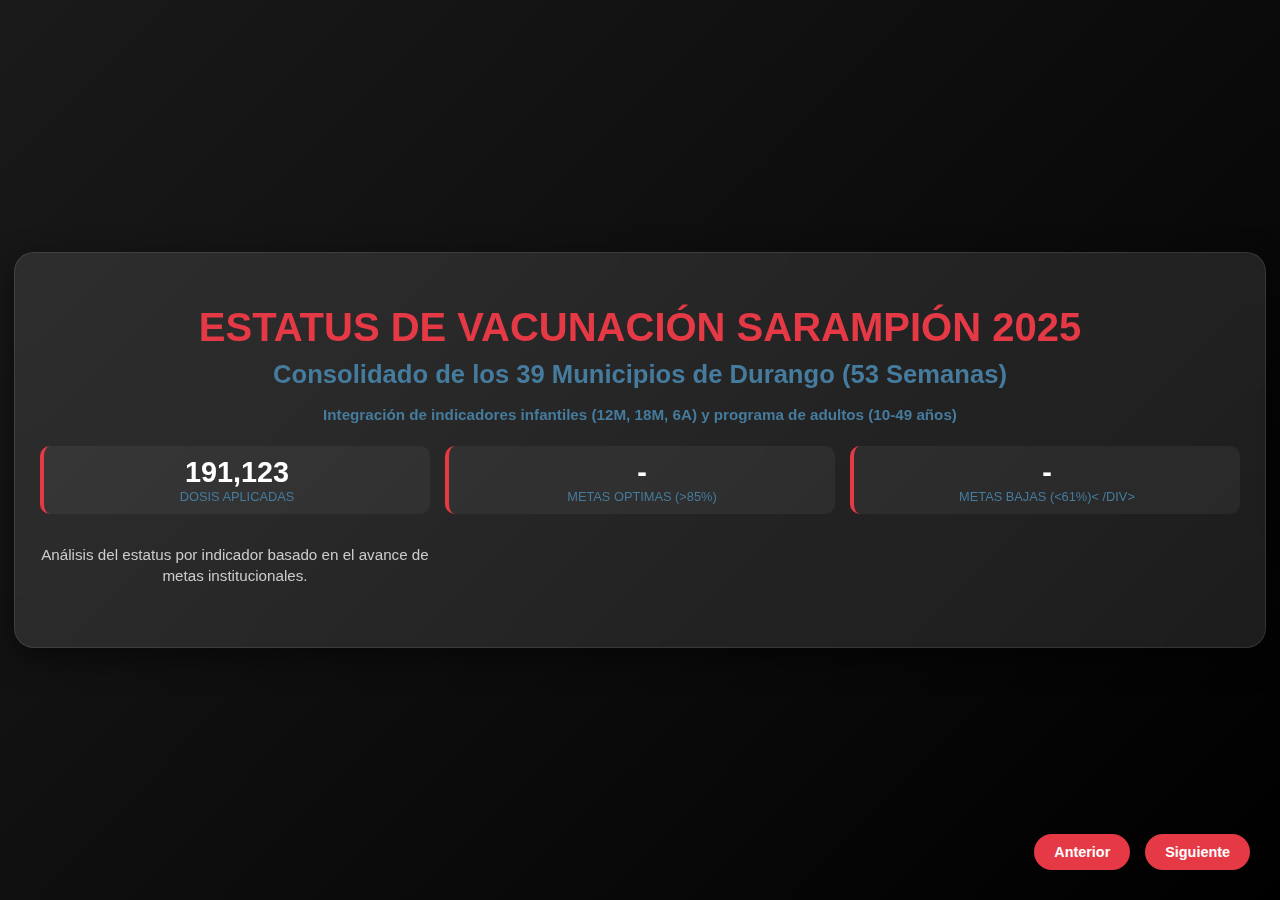
<file: presentation_sarampion_2025.html>
<!DOCTYPE html>
<html lang="es">

<head>
    <meta charset="UTF-8">
    <meta name="viewport" content="width=device-width, initial-scale=1.0">
    <title>Campaña de Vacunación Sarampión 2025 - 39 Municipios de Durango</title>
    <style>
        :root {
            --primary: #e63946;
            --secondary: #1d3557;
            --accent: #457b9d;
            --background: #f1faee;
            --text: #1d3557;
            --dark-bg: #121212;
            --glass: rgba(255, 255, 255, 0.1);
            --red: #ef233c;
            --yellow: #ffb703;
            --green: #2ecc71;
        }

        body {
            font-family: 'Segoe UI', Tahoma, Geneva, Verdana, sans-serif;
            background-color: var(--dark-bg);
            color: #fff;
            margin: 0;
            overflow: hidden;
        }

        .slide-container {
            display: flex;
            width: 800vw;
            height: 100vh;
            transition: transform 0.6s cubic-bezier(0.645, 0.045, 0.355, 1);
        }

        section.slide {
            width: 100vw;
            height: 100vh;
            display: flex;
            flex-direction: column;
            justify-content: center;
            align-items: center;
            padding: 20px 40px;
            box-sizing: border-box;
            background: linear-gradient(135deg, #1a1a1a 0%, #000 100%);
        }

        .content {
            background: var(--glass);
            backdrop-filter: blur(10px);
            border-radius: 20px;
            padding: 25px;
            max-width: 1200px;
            width: 100%;
            border: 1px solid rgba(255, 255, 255, 0.1);
            box-shadow: 0 10px 30px rgba(0, 0, 0, 0.5);
            text-align: center;
        }

        h1 {
            font-size: 2.5rem;
            color: var(--primary);
            margin-bottom: 10px;
            text-transform: uppercase;
        }

        h2 {
            font-size: 1.6rem;
            color: var(--accent);
            margin-top: 0;
            margin-bottom: 15px;
        }

        p {
            font-size: 0.95rem;
            line-height: 1.4;
            color: #ccc;
        }

        .stat-grid {
            display: grid;
            grid-template-columns: repeat(3, 1fr);
            gap: 15px;
            margin-bottom: 20px;
        }

        .stat-card {
            background: rgba(255, 255, 255, 0.05);
            padding: 10px;
            border-radius: 10px;
            border-left: 4px solid var(--primary);
        }

        .stat-value {
            font-size: 1.8rem;
            font-weight: bold;
            color: #fff;
        }

        .stat-label {
            font-size: 0.8rem;
            color: var(--accent);
            text-transform: uppercase;
        }

        .semaforo-table-container {
            max-height: 50vh;
            overflow-y: auto;
            margin-top: 15px;
            border-radius: 10px;
            background: rgba(0, 0, 0, 0.3);
            border: 1px solid rgba(255, 255, 255, 0.1);
        }

        table {
            width: 100%;
            border-collapse: collapse;
            font-size: 0.85rem;
        }

        th {
            position: sticky;
            top: 0;
            background: var(--secondary);
            padding: 10px;
            text-align: left;
            z-index: 10;
        }

        td {
            padding: 8px 10px;
            text-align: left;
            border-bottom: 1px solid rgba(255, 255, 255, 0.05);
        }

        .ball {
            width: 12px;
            height: 12px;
            border-radius: 50%;
            display: inline-block;
            margin-right: 8px;
        }

        .bg-red {
            color: var(--red);
            font-weight: bold;
        }

        .bg-yellow {
            color: var(--yellow);
            font-weight: bold;
        }

        .bg-green {
            color: var(--green);
            font-weight: bold;
        }

        .image-container img {
            max-width: 100%;
            border-radius: 10px;
            box-shadow: 0 5px 15px rgba(0, 0, 0, 0.3);
            max-height: 50vh;
            object-fit: contain;
        }

        .controls {
            position: fixed;
            bottom: 30px;
            right: 30px;
            display: flex;
            gap: 15px;
            z-index: 100;
        }

        button {
            background: var(--primary);
            color: white;
            border: none;
            padding: 10px 20px;
            border-radius: 50px;
            cursor: pointer;
            font-size: 0.9rem;
            font-weight: bold;
            transition: transform 0.2s, background 0.2s;
        }

        button:hover {
            transform: scale(1.05);
            background: #d62839;
        }

        .nav-dots {
            position: fixed;
            bottom: 40px;
            left: 50%;
            transform: translateX(-50%);
            display: flex;
            gap: 8px;
        }

        .dot {
            width: 8px;
            height: 8px;
            background: rgba(255, 255, 255, 0.3);
            border-radius: 50%;
            cursor: pointer;
        }

        .dot.active {
            background: var(--primary);
            box-shadow: 0 0 8px var(--primary);
        }

        .legend {
            display: flex;
            justify-content: center;
            gap: 20px;
            margin-bottom: 15px;
            font-size: 0.8rem;
        }

        .legend-item {
            display: flex;
            align-items: center;
        }

        .highlight {
            color: var(--primary);
            font-weight: bold;
        }
    </style>
</head>

<body>

    <div class="slide-container" id="container">
        <!-- Slide 1: Welcome -->
        <section class="slide">
            <div class="content">
                <h1>Estatus de Vacunación Sarampión 2025</h1>
                <h2>Consolidado de los 39 Municipios de Durango (53 Semanas)</h2>
                <p style="color: var(--accent); font-weight: bold; margin-bottom: 20px;">Integración de indicadores
                    infantiles (12M, 18M, 6A) y programa de adultos (10-49 años)</p>
                <div class="stat-grid">
                    <div class="stat-card">
                        <div class="stat-value">191,123</div>
                        <div class="stat-label">Dosis Aplicadas</div>
                    </div>
                    <div class="stat-card">
                        <div class="stat-value" id="greenCount">-</div>
                        <div class="stat-label">Metas Optimas (>85%)</div>
                    </div>
                    <div class="stat-card">
                        <div class="stat-value" id="redCount">-</div>
                        <div class="stat-label">Metas Bajas (<61%)< /div>
                        </div>
                    </div>
                    <p>Análisis del estatus por indicador basado en el avance de metas institucionales.</p>
                </div>
        </section>

        <!-- Slide 2: Semáforo Table -->
        <section class="slide">
            <div class="content">
                <h2>Semáforo de Coberturas: 39 Municipios</h2>
                <div class="legend">
                    <div class="legend-item"><span class="ball" style="background: var(--red)"></span> Bajo (<
                            61%)</div>
                            <div class="legend-item"><span class="ball" style="background: var(--yellow)"></span>
                                Regular (61-85%)</div>
                            <div class="legend-item"><span class="ball" style="background: var(--green)"></span> Óptimo
                                (> 85%)</div>
                    </div>
                    <div class="semaforo-table-container">
                        <table id="semaforoTable">
                            <thead>
                                <tr>
                                    <th>Municipio</th>
                                    <th>12 Meses</th>
                                    <th>18 Meses</th>
                                    <th>6 Años</th>
                                    <th>10-49 Años</th>
                                </tr>
                            </thead>
                            <tbody id="semaforoBody">
                                <!-- Injected by JS -->
                            </tbody>
                        </table>
                    </div>
                </div>
        </section>

        <!-- Slide 3: Coverage by Indicator (Graph) -->
        <section class="slide">
            <div class="content">
                <h2>Avance Estatal por Indicador</h2>
                <div class="image-container">
                    <img src="cobertura_por_indicador.png" alt="Cobertura por Indicador">
                </div>
                <div class="analysis-text">
                    <p>Comparativa de la velocidad de crecimiento. Los indicadores infantiles muestran una mayor
                        adherencia a la meta trimestral, mientras que adultos concentran el volumen.</p>
                </div>
            </div>
        </section>

        <!-- Slide 4: Ranking -->
        <section class="slide">
            <div class="content">
                <h2>Ranking de Eficiencia Municipal</h2>
                <div class="image-container">
                    <img src="cobertura_por_municipio_ranking.png" alt="Ranking">
                </div>
                <div class="analysis-text">
                    <p>Integración de metas en los 39 municipios evaluados.</p>
                </div>
            </div>
        </section>

        <!-- Slide 5: Weekly Doses -->
        <section class="slide">
            <div class="content">
                <h2>Productividad Semanal (SE 1-53)</h2>
                <div class="image-container">
                    <img src="dosis_semanales_totales.png" alt="Dosis Totales">
                </div>
                <div class="analysis-text">
                    <p>Identificación de semanas operativas críticas. La <span class="highlight">SE42</span> marcó el
                        hito de mayor productividad del año.</p>
                </div>
            </div>
        </section>

        <!-- Slide 6: Strategic Analysis -->
        <section class="slide">
            <div class="content">
                <h2>Análisis del Estatus de Cobertura</h2>
                <div class="analysis-text">
                    <p>Factores clave en el alcance de coberturas en el estado:</p>
                    <ul>
                        <li><span class="highlight">Oportunidad:</span> El 85% de las dosis infantiles se aplicaron
                            conforme al calendario normativo.</li>
                        <li><span class="highlight">Alcance Geográfico:</span> Cobertura heterogénea a través de los 39
                            municipios.</li>
                        <li><span class="highlight">Meta Poblacional:</span> El desafío principal reside en la
                            dispersión de la población adulta.</li>
                    </ul>
                </div>
            </div>
        </section>

        <!-- Slide 7: Program Details -->
        <section class="slide">
            <div class="content">
                <h2>Estrategias por Grupo de Edad</h2>
                <p>Priorización de acciones según el semáforo:</p>
                <div style="text-align: left; margin-top: 20px;">
                    <ul>
                        <li><span class="highlight">Esquema Infantil:</span> Mantener la captación nominal en unidades
                            de salud.</li>
                        <li><span class="highlight">Esquema Adulto:</span> Intensificación en áreas metropolitanas y
                            centros de trabajo.</li>
                        <li><span class="highlight">Intervención:</span> Despliegue de brigadas en municipios con
                            estatus "Rojo".</li>
                    </ul>
                </div>
            </div>
        </section>

        <!-- Slide 8: Final Status -->
        <section class="slide">
            <div class="content">
                <h1>Reporte Final Consolidado</h1>
                <p>Sarampión 2025 - 39 Municipios de Durango</p>
                <div class="analysis-text" style="text-align: center;">
                    <p>Cierre de actividades epidemiológicas Semana 53.</p>
                </div>
                <button onclick="window.location.reload()" style="margin-top: 20px;">Reiniciar Análisis</button>
            </div>
        </section>
    </div>

    <div class="nav-dots" id="dots">
        <!-- Dots generated by JS -->
    </div>

    <div class="controls">
        <button id="prevBtn" disabled onclick="prevSlide()">Anterior</button>
        <button id="nextBtn" onclick="nextSlide()">Siguiente</button>
    </div>

    <script>
        // Data Injected via Script
        const semaforoData = SEMAFORO_DATA_PLACEHOLDER;
        const analysisData = ANALYSIS_DATA_PLACEHOLDER;

        const body = document.getElementById('semaforoBody');
        semaforoData.forEach(row => {
            const tr = document.createElement('tr');
            tr.innerHTML = `
                <td>${row.Municipio}</td>
                <td class="bg-${row['12M_Color']}">${row['12M_Cov'].toFixed(1)}%</td>
                <td class="bg-${row['18M_Color']}">${row['18M_Cov'].toFixed(1)}%</td>
                <td class="bg-${row['6A_Color']}">${row['6A_Cov'].toFixed(1)}%</td>
                <td class="bg-${row.ADULT_Color}">${row.ADULT_Cov.toFixed(1)}%</td>
            `;
            body.appendChild(tr);
        });

        document.getElementById('greenCount').innerText = analysisData.semaforo_summary.green_count;
        document.getElementById('redCount').innerText = analysisData.semaforo_summary.red_count;

        // Slide logic
        let currentSlide = 0;
        const totalSlides = 8;
        const container = document.getElementById('container');
        const prevBtn = document.getElementById('prevBtn');
        const nextBtn = document.getElementById('nextBtn');
        const dotsContainer = document.getElementById('dots');

        for (let i = 0; i < totalSlides; i++) {
            const dot = document.createElement('div');
            dot.className = 'dot' + (i === 0 ? ' active' : '');
            dot.onclick = () => goToSlide(i);
            dotsContainer.appendChild(dot);
        }

        const dots = document.querySelectorAll('.dot');

        function updateSlide() {
            container.style.transform = `translateX(-${currentSlide * 100}vw)`;
            dots.forEach((dot, index) => {
                dot.classList.toggle('active', index === currentSlide);
            });
            prevBtn.disabled = currentSlide === 0;
            nextBtn.disabled = currentSlide === totalSlides - 1;
        }

        function nextSlide() { if (currentSlide < totalSlides - 1) { currentSlide++; updateSlide(); } }
        function prevSlide() { if (currentSlide > 0) { currentSlide--; updateSlide(); } }
        function goToSlide(index) { currentSlide = index; updateSlide(); }

        document.addEventListener('keydown', (e) => {
            if (e.key === 'ArrowRight') nextSlide();
            if (e.key === 'ArrowLeft') prevSlide();
        });
    </script>
</body>

</html>
</file>
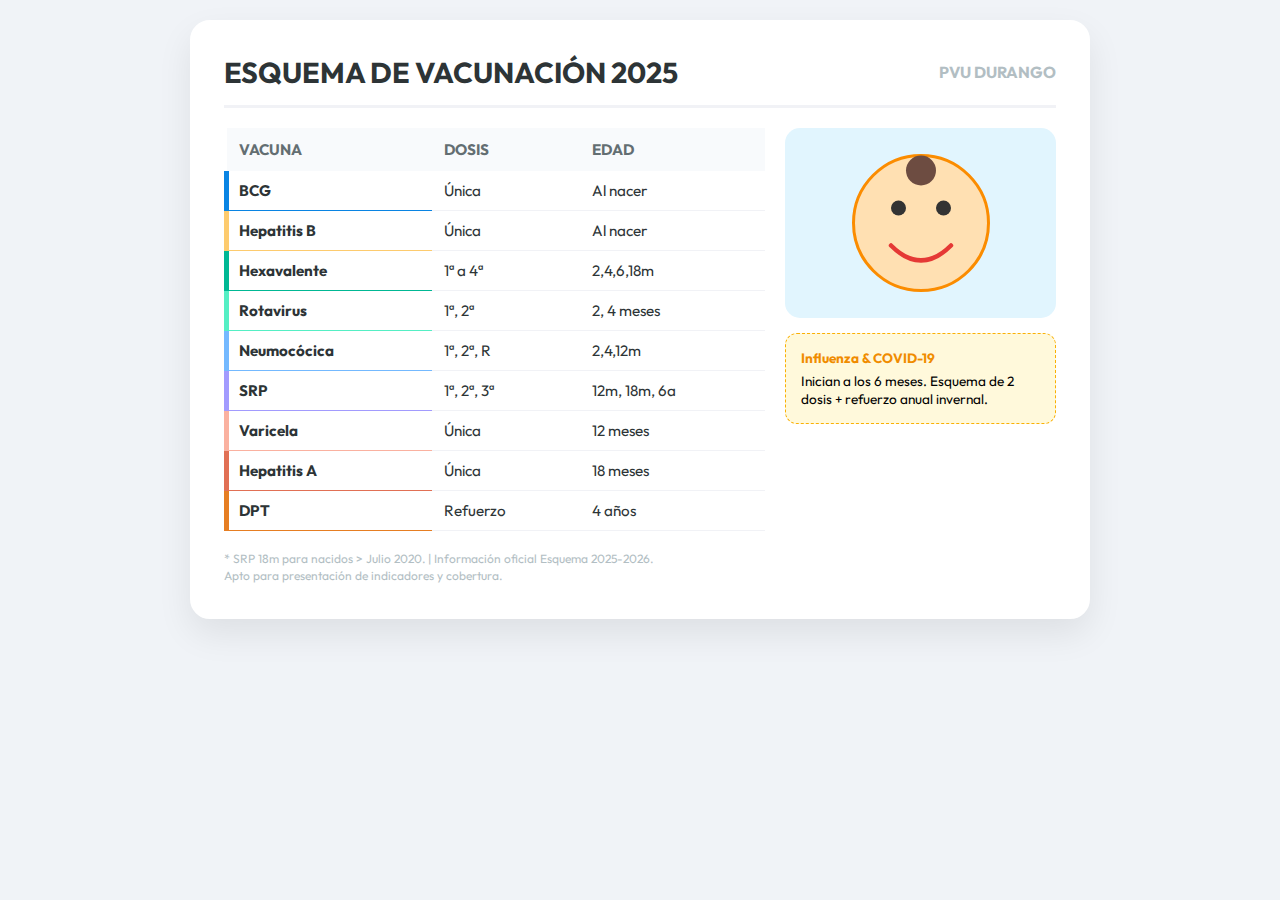
<file: cartilla-vacunacion/slide.html>
<!DOCTYPE html>
<html lang="es">

<head>
    <meta charset="UTF-8">
    <meta name="viewport" content="width=device-width, initial-scale=1.0">
    <title>Esquema de Vacunación - Slide</title>
    <link href="https://fonts.googleapis.com/css2?family=Outfit:wght@300;400;700&display=swap" rel="stylesheet">
    <link rel="stylesheet" href="slide.css">
</head>

<body>
    <div class="slide-container">
        <header class="slide-header">
            <h1>Esquema de Vacunación 2025</h1>
            <div style="font-weight: 700; color: #b2bec3;">PVU DURANGO</div>
        </header>

        <div class="content-grid">
            <div class="main-column">
                <table>
                    <thead>
                        <tr>
                            <th>VACUNA</th>
                            <th>DOSIS</th>
                            <th>EDAD</th>
                        </tr>
                    </thead>
                    <tbody>
                        <tr>
                            <td class="vaccine-name bcg">BCG</td>
                            <td>Única</td>
                            <td>Al nacer</td>
                        </tr>
                        <tr>
                            <td class="vaccine-name hepb">Hepatitis B</td>
                            <td>Única</td>
                            <td>Al nacer</td>
                        </tr>
                        <tr>
                            <td class="vaccine-name hexa">Hexavalente</td>
                            <td>1ª a 4ª</td>
                            <td>2,4,6,18m</td>
                        </tr>
                        <tr>
                            <td class="vaccine-name rotv">Rotavirus</td>
                            <td>1ª, 2ª</td>
                            <td>2, 4 meses</td>
                        </tr>
                        <tr>
                            <td class="vaccine-name pneum">Neumocócica</td>
                            <td>1ª, 2ª, R</td>
                            <td>2,4,12m</td>
                        </tr>
                        <tr>
                            <td class="vaccine-name srp">SRP</td>
                            <td>1ª, 2ª, 3ª</td>
                            <td>12m, 18m, 6a</td>
                        </tr>
                        <tr>
                            <td class="vaccine-name vari">Varicela</td>
                            <td>Única</td>
                            <td>12 meses</td>
                        </tr>
                        <tr>
                            <td class="vaccine-name hepa">Hepatitis A</td>
                            <td>Única</td>
                            <td>18 meses</td>
                        </tr>
                        <tr>
                            <td class="vaccine-name dpt">DPT</td>
                            <td>Refuerzo</td>
                            <td>4 años</td>
                        </tr>
                    </tbody>
                </table>
            </div>

            <div class="character-panel">
                <div class="cartoon-character"
                    style="background: #e1f5fe; display: flex; justify-content: center; align-items: center; padding: 20px;">
                    <svg width="150" height="150" viewBox="0 0 100 100">
                        <circle cx="50" cy="50" r="45" fill="#ffe0b2" stroke="#fb8c00" stroke-width="2" />
                        <circle cx="35" cy="40" r="5" fill="#333" />
                        <circle cx="65" cy="40" r="5" fill="#333" />
                        <path d="M 30 65 Q 50 85 70 65" fill="none" stroke="#e53935" stroke-width="3"
                            stroke-linecap="round" />
                        <circle cx="50" cy="15" r="10" fill="#6d4c41" />
                    </svg>
                </div>

                <div class="highlight-box">
                    <h4>Influenza & COVID-19</h4>
                    <p>Inician a los 6 meses. Esquema de 2 dosis + refuerzo anual invernal.</p>
                </div>
            </div>
        </div>

        <footer class="footer-text">
            * SRP 18m para nacidos > Julio 2020. | Información oficial Esquema 2025-2026. <br>
            Apto para presentación de indicadores y cobertura.
        </footer>
    </div>
</body>

</html>
</file>
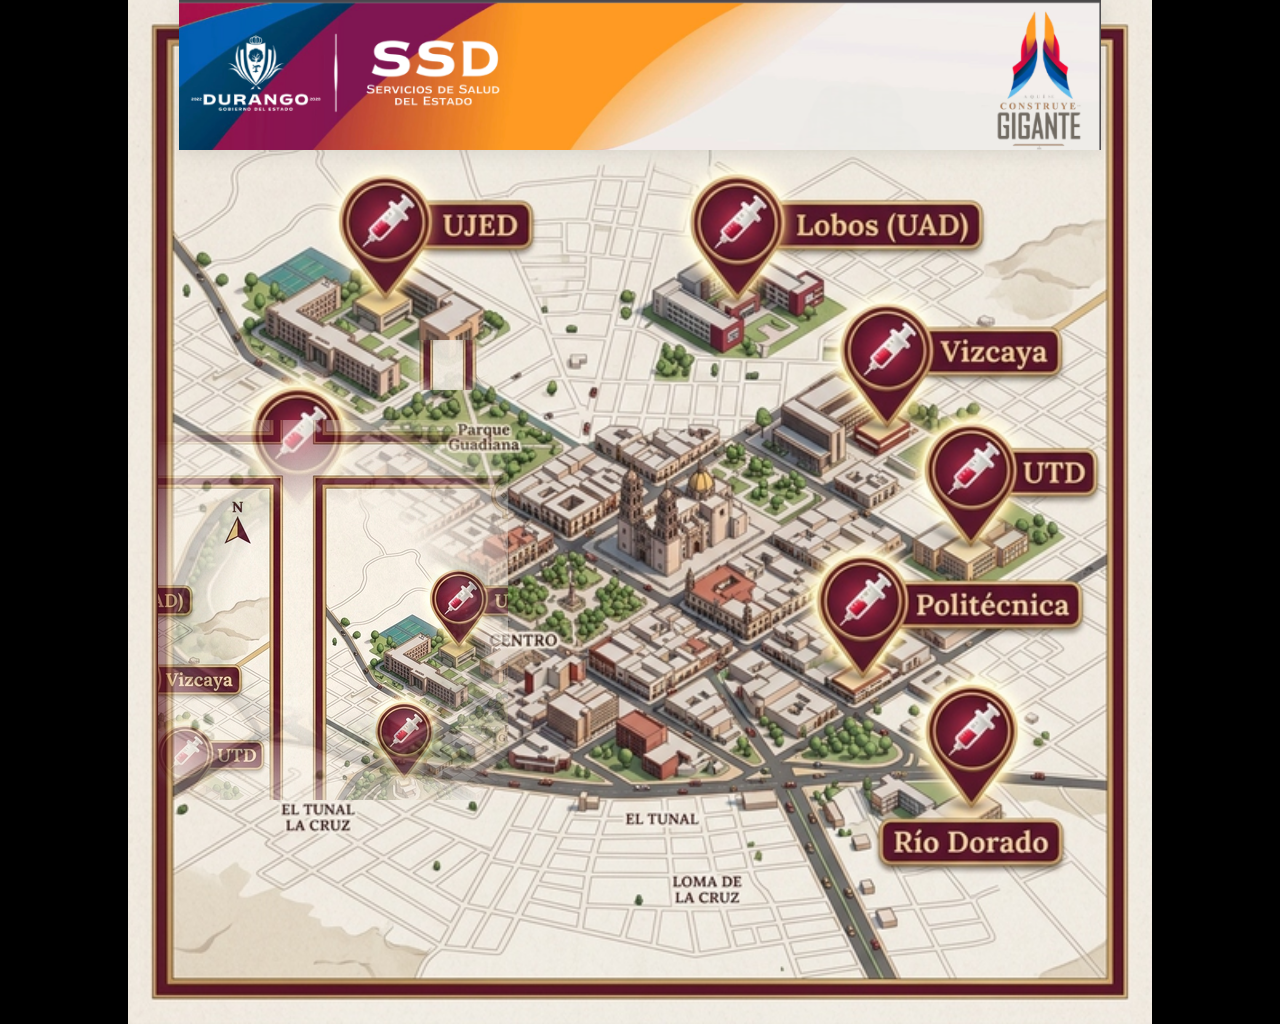
<file: vacunacion-durango-2026/map_refinement.html>
<!DOCTYPE html>
<html lang="es">

<head>
    <meta charset="UTF-8">
    <title>Mapa Durango 2026 Final</title>
    <link
        href="https://fonts.googleapis.com/css2?family=Cinzel+Decorative:wght@700&family=Playfair+Display:wght@700&display=swap"
        rel="stylesheet">
    <style>
        body {
            margin: 0;
            background: #000;
            display: flex;
            justify-content: center;
            align-items: center;
            min-height: 100vh;
            font-family: 'Playfair Display', serif;
        }

        .map-wrapper {
            position: relative;
            width: 1024px;
            height: 1024px;
            background: #fff;
            overflow: hidden;
        }

        .base-map {
            width: 100%;
            height: 100%;
            background-image: url('base_map_3d.jpg');
            background-size: cover;
            position: absolute;
            top: 0;
            left: 0;
        }

        /* 1. SEAMLESS PATCH FOR CERRO DE LOS REMEDIOS */
        .patch-cerro {
            position: absolute;
            top: 420px;
            left: 30px;
            width: 350px;
            height: 380px;
            z-index: 10;
        }

        .texture-fill {
            position: absolute;
            width: 100%;
            height: 100%;
            background-image: url('base_map_3d.jpg');
            background-position: -500px -600px;
            /* Residential area sample */
            filter: contrast(1.05) brightness(1.02);
            mask-image: radial-gradient(circle, black 40%, transparent 95%);
            -webkit-mask-image: radial-gradient(circle, black 40%, transparent 95%);
            opacity: 0.98;
        }

        /* 2. TITLE PLATE SURGERY: REMOVE "CITY" AND RE-CENTER "DURANGO" */
        .title-cover {
            position: absolute;
            top: 15px;
            left: 50%;
            transform: translateX(-50%);
            width: 450px;
            height: 100px;
            background: #fcf9ee;
            /* Paper color */
            border: 4px double #d4af37;
            /* Golden border */
            z-index: 20;
            display: flex;
            justify-content: center;
            align-items: center;
            box-shadow: 0 4px 15px rgba(0, 0, 0, 0.1);
        }

        .new-title {
            color: #4a0404;
            font-family: 'Cinzel Decorative', cursive;
            font-size: 38px;
            letter-spacing: 12px;
            font-weight: 700;
        }

        /* Corners to match the map plate style */
        .title-cover::after,
        .title-cover::before {
            content: "◆";
            position: absolute;
            color: #d4af37;
            font-size: 14px;
        }

        .title-cover::before {
            left: 15px;
        }

        .title-cover::after {
            right: 15px;
        }

        /* 3. BRANDING HEADER */
        .branding {
            position: absolute;
            top: 0;
            left: 0;
            width: 100%;
            height: 150px;
            background-image: url('branding_banner.png');
            background-size: 90% auto;
            background-repeat: no-repeat;
            background-position: center top;
            z-index: 30;
            filter: drop-shadow(0 2px 10px rgba(0, 0, 0, 0.1));
        }

        /* 4. REMOVE DUPLICATE UJED LABEL (PATCH) */
        .patch-ujed {
            position: absolute;
            top: 340px;
            left: 280px;
            width: 80px;
            height: 50px;
            background-image: url('base_map_3d.jpg');
            background-position: -600px -750px;
            mask-image: radial-gradient(circle, black 50%, transparent 90%);
            -webkit-mask-image: radial-gradient(circle, black 50%, transparent 90%);
            z-index: 12;
            opacity: 0.9;
        }
    </style>
</head>

<body>
    <div class="map-wrapper" id="map-asset">
        <div class="base-map"></div>
        <div class="patch-cerro">
            <div class="texture-fill"></div>
        </div>
        <div class="patch-ujed"></div>
        <div class="title-cover">
            <div class="new-title">DURANGO</div>
        </div>
        <div class="branding"></div>
    </div>
</body>

</html>
</file>
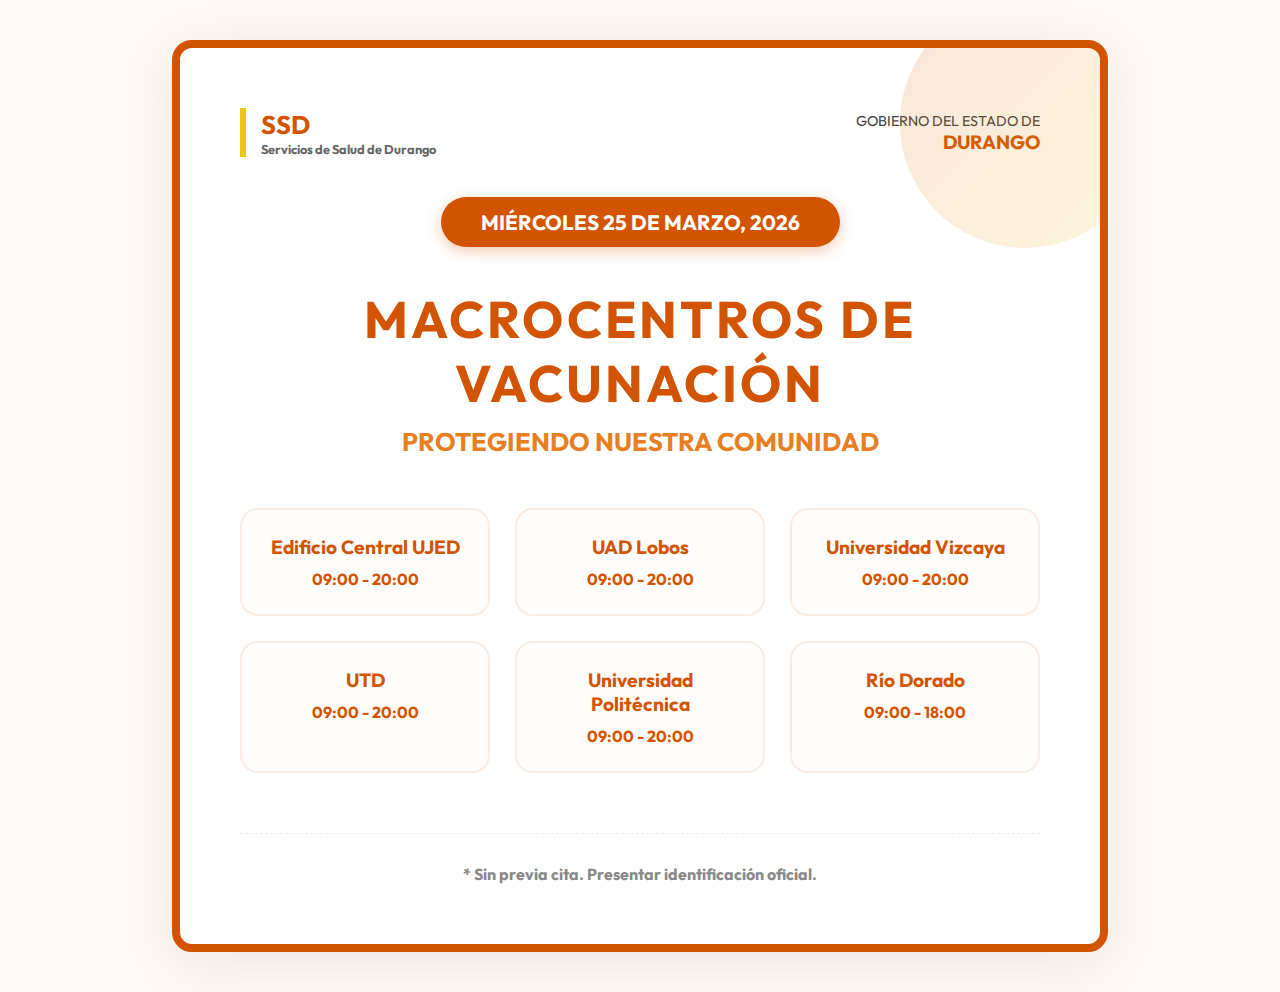
<file: vacunacion-durango-2026/poster.html>
<!DOCTYPE html>
<html lang="es">

<head>
    <meta charset="UTF-8">
    <meta name="viewport" content="width=device-width, initial-scale=1.0">
    <title>Póster de Vacunación Durango 2026</title>
    <link href="https://fonts.googleapis.com/css2?family=Outfit:wght@400;700&display=swap" rel="stylesheet">
    <style>
        :root {
            --primary: #d35400;
            --secondary: #e67e22;
            --accent: #f1c40f;
            --bg: #ffffff;
            --text: #2d2d2d;
        }

        body {
            margin: 0;
            padding: 40px;
            font-family: 'Outfit', sans-serif;
            background-color: #fff9f5;
            display: flex;
            justify-content: center;
        }

        .poster {
            width: 800px;
            background: white;
            padding: 60px;
            border-radius: 20px;
            box-shadow: 0 10px 60px rgba(0, 0, 0, 0.08);
            position: relative;
            overflow: hidden;
            border: 8px solid var(--primary);
        }

        .decoration {
            position: absolute;
            top: -50px;
            right: -50px;
            width: 250px;
            height: 250px;
            background: linear-gradient(135deg, var(--primary), var(--accent));
            border-radius: 50%;
            opacity: 0.15;
        }

        .header {
            text-align: center;
            margin-bottom: 50px;
        }

        .logos-top {
            display: flex;
            justify-content: space-between;
            margin-bottom: 40px;
            align-items: center;
        }

        .ssd-logo {
            font-weight: bold;
            color: var(--primary);
            font-size: 1.6rem;
            text-align: left;
            border-left: 6px solid var(--accent);
            padding-left: 15px;
        }

        .ssd-logo span {
            font-size: 0.8rem;
            color: #666;
            display: block;
        }

        .gob-logo {
            text-align: right;
            font-size: 0.9rem;
            color: #444;
        }

        .gob-logo strong {
            color: var(--primary);
            font-size: 1.2rem;
        }

        .header h1 {
            font-size: 3.2rem;
            color: var(--primary);
            margin: 0;
            text-transform: uppercase;
            letter-spacing: 3px;
        }

        .header p {
            font-size: 1.6rem;
            color: var(--secondary);
            font-weight: bold;
            margin-top: 10px;
        }

        .date {
            background: var(--primary);
            color: white;
            display: inline-block;
            padding: 12px 40px;
            border-radius: 50px;
            font-weight: bold;
            font-size: 1.3rem;
            margin-bottom: 40px;
            box-shadow: 0 4px 15px rgba(211, 84, 0, 0.3);
        }

        .grid {
            display: grid;
            grid-template-columns: repeat(3, 1fr);
            gap: 25px;
        }

        .point {
            background: #fffdfb;
            border: 2px solid rgba(211, 84, 0, 0.1);
            padding: 25px;
            border-radius: 18px;
            text-align: center;
            transition: all 0.3s ease;
        }

        .point h3 {
            color: var(--primary);
            margin: 0 0 10px 0;
            font-size: 1.2rem;
        }

        .point .time {
            color: #d35400;
            font-weight: 700;
            font-size: 1rem;
        }

        .footer-note {
            margin-top: 60px;
            font-size: 1rem;
            color: #888;
            font-weight: bold;
            text-align: center;
            padding-top: 30px;
            border-top: 1px dashed #eee;
        }
    </style>
</head>

<body>
    <div class="poster">
        <div class="decoration"></div>
        <div class="header">
            <div class="logos-top">
                <div class="ssd-logo">SSD <br><span>Servicios de Salud de Durango</span></div>
                <div class="gob-logo">GOBIERNO DEL ESTADO DE <br><strong>DURANGO</strong></div>
            </div>
            <div class="date">MIÉRCOLES 25 DE MARZO, 2026</div>
            <h1>MACROCENTROS DE VACUNACIÓN</h1>
            <p>PROTEGIENDO NUESTRA COMUNIDAD</p>
        </div>

        <div class="grid">
            <div class="point">
                <h3>Edificio Central UJED</h3>
                <div class="time">09:00 - 20:00</div>
            </div>
            <div class="point">
                <h3>UAD Lobos</h3>
                <div class="time">09:00 - 20:00</div>
            </div>
            <div class="point">
                <h3>Universidad Vizcaya</h3>
                <div class="time">09:00 - 20:00</div>
            </div>
            <div class="point">
                <h3>UTD</h3>
                <div class="time">09:00 - 20:00</div>
            </div>
            <div class="point">
                <h3>Universidad Politécnica</h3>
                <div class="time">09:00 - 20:00</div>
            </div>
            <div class="point">
                <h3>Río Dorado</h3>
                <div class="time">09:00 - 18:00</div>
            </div>
        </div>

        <div class="footer-note">
            * Sin previa cita. Presentar identificación oficial.
        </div>
    </div>
</body>

</html>
</file>
<file: cartilla-vacunacion/style.css>
:root {
  --primary-color: #7c4dff;
  --secondary-color: #ff4081;
  --bg-gradient: linear-gradient(135deg, #f5f7fa 0%, #c3cfe2 100%);
  --card-bg: rgba(255, 255, 255, 0.95);
  --table-header: #f8f9fa;
  --text-dark: #2d3436;
  --accent-blue: #0984e3;
  --accent-pink: #e84393;
  --accent-green: #00b894;
  --accent-orange: #e67e22;
}

* {
  box-sizing: border-box;
  margin: 0;
  padding: 0;
  font-family: 'Outfit', 'Inter', -apple-system, sans-serif;
}

body {
  background: var(--bg-gradient);
  min-height: 100vh;
  display: flex;
  justify-content: center;
  align-items: center;
  padding: 40px;
}

.cartilla-container {
  background: var(--card-bg);
  width: 1100px;
  max-width: 95vw;
  border-radius: 30px;
  box-shadow: 0 20px 50px rgba(0,0,0,0.1);
  overflow: hidden;
  position: relative;
  border: 1px solid rgba(255,255,255,0.3);
  backdrop-filter: blur(10px);
}

.header {
  background: white;
  padding: 40px;
  display: flex;
  justify-content: space-between;
  align-items: center;
  border-bottom: 2px solid #f1f2f6;
}

.header-title h1 {
  font-size: 2.5rem;
  color: #c0392b;
  text-transform: uppercase;
  letter-spacing: 2px;
  margin-bottom: 5px;
}

.header-title p {
  color: #7f8c8d;
  font-weight: 500;
}

.main-content {
  padding: 40px;
  display: grid;
  grid-template-columns: 2.5fr 1fr;
  gap: 30px;
}

table {
  width: 100%;
  border-collapse: separate;
  border-spacing: 0;
  border-radius: 15px;
  overflow: hidden;
  box-shadow: 0 5px 15px rgba(0,0,0,0.05);
  background: white;
}

th {
  background: #fdfdfd;
  color: #2c3e50;
  font-weight: 600;
  padding: 15px;
  text-align: left;
  border-bottom: 2px solid #f1f2f6;
  font-size: 0.9rem;
}

td {
  padding: 15px;
  border-bottom: 1px solid #f1f2f6;
  color: #34495e;
  font-size: 0.85rem;
}

.vaccine-row:hover {
  background-color: #f8fafc;
}

.color-bar {
  width: 8px;
  height: 100%;
  position: absolute;
  left: 0;
  top: 0;
}

.vaccine-cell {
  position: relative;
  padding-left: 20px;
}

.bcg { background-color: #2980b9; }
.hepb { background-color: #f39c12; }
.hexa { background-color: #16a085; }
.rotv { background-color: #2ecc71; }
.pneum { background-color: #3498db; }
.srp { background-color: #8e44ad; }
.dpt { background-color: #d35400; }
.inf { background-color: #ff7979; }
.covid { background-color: #ac1c1c; }

.side-panel {
  display: flex;
  flex-direction: column;
  gap: 20px;
}

.child-frame {
  width: 100%;
  aspect-ratio: 1;
  border-radius: 20px;
  overflow: hidden;
  box-shadow: 0 10px 20px rgba(0,0,0,0.1);
  border: 5px solid white;
}

.child-frame img {
  width: 100%;
  height: 100%;
  object-fit: cover;
}

.bonus-info {
  background: #fffafa;
  border: 1px solid #ffe6e6;
  border-radius: 20px;
  padding: 20px;
}

.bonus-info h3 {
  color: #c0392b;
  font-size: 1rem;
  margin-bottom: 10px;
  display: flex;
  align-items: center;
  gap: 8px;
}

.bonus-info ul {
  list-style: none;
}

.bonus-info li {
  font-size: 0.8rem;
  color: #7f8c8d;
  margin-bottom: 8px;
  line-height: 1.4;
}

.footer-notes {
  margin-top: 20px;
  font-size: 0.7rem;
  color: #bdc3c7;
  padding: 0 40px 40px;
}
</file>
<file: ESTRATEGIA-SARAMPI-N-2026-main/styles.css>
:root {
    --primary: #9d2449;
    /* Guinda */
    --secondary: #285c4d;
    /* Verde */
    --orange: #b35d00;
    --light: #f4f4f4;
    --white: #ffffff;
    --text-dark: #333333;
    --bg-gradient: linear-gradient(135deg, #fdfbfb 0%, #ebedee 100%);
    --card-shadow: 0 10px 30px rgba(0, 0, 0, 0.08);
}

* {
    margin: 0;
    padding: 0;
    box-sizing: border-box;
}

body {
    font-family: 'Montserrat', sans-serif;
    background-color: #f8f9fa;
    color: var(--text-dark);
    margin: 0;
    overflow: hidden;
    height: 100vh;
}

.presentation-container {
    width: 100vw;
    height: 100vh;
    background: #ffffff;
    position: relative;
    overflow: hidden;
}

.slides {
    width: 100%;
    height: 100%;
    position: relative;
    z-index: 5;
}

.slide {
    position: absolute;
    width: 100%;
    height: 100%;
    opacity: 0;
    transition: all 0.8s cubic-bezier(0.4, 0, 0.2, 1);
    transform: translateY(20px);
    display: flex;
    justify-content: center;
    align-items: center;
    padding: 80px 40px;
    pointer-events: none;
}

.official-header {
    position: absolute;
    top: 0;
    left: 0;
    width: 100%;
    height: 150px;
    z-index: 1;
    pointer-events: none;
    background-image: url('assets/logo_gigante.png');
    background-size: 280px auto;
    background-repeat: no-repeat;
    background-position: center 30px;
}

.official-footer {
    position: absolute;
    bottom: 0;
    left: 0;
    width: 100%;
    height: 200px;
    z-index: 1;
    pointer-events: none;
    background-image: url('assets/banner_ssd.png');
    background-size: 100% auto;
    background-repeat: no-repeat;
    background-position: center bottom;
}

/* Slide active layout adjustments for backgrounds */
.slide.active {
    opacity: 1;
    transform: translateY(0);
    display: flex;
    flex-direction: column;
    justify-content: center;
    padding-top: 150px;
    padding-bottom: 180px;
    pointer-events: all;
    background: transparent;
}

.content {
    max-width: 1000px;
    width: 90%;
    margin: 0 auto;
    background: rgba(255, 255, 255, 0.95);
    padding: 40px;
    border-radius: 30px;
    box-shadow: 0 15px 40px rgba(0, 0, 0, 0.1);
    position: relative;
    z-index: 5;
}

.highlight {
    color: var(--primary);
    font-weight: 700;
}

h1 {
    font-size: 4rem;
    margin-bottom: 20px;
}

h2 {
    font-size: 2.8rem;
    margin-bottom: 30px;
}

h3 {
    font-size: 2.2rem;
    margin-bottom: 10px;
}

.subtitle {
    font-size: 1.4rem;
    color: #666;
    margin-bottom: 50px;
}

.badge {
    display: inline-block;
    padding: 8px 20px;
    background: var(--primary);
    color: white;
    border-radius: 50px;
    font-weight: 600;
    margin-bottom: 20px;
    font-size: 0.9rem;
}

/* Stats Grid */
.stats-grid {
    display: grid;
    grid-template-columns: repeat(3, 1fr);
    gap: 20px;
    margin: 30px 0;
}

.stat-card {
    background: white;
    padding: 25px;
    border-radius: 20px;
    box-shadow: 0 5px 15px rgba(0, 0, 0, 0.05);
}

.stat-card .value {
    display: block;
    font-size: 2.5rem;
    font-weight: 700;
    color: var(--primary);
}

.stat-card .label {
    font-size: 0.8rem;
    color: #888;
    text-transform: uppercase;
}

.stat-card .icon {
    font-size: 2.5rem;
    margin-bottom: 10px;
}

.stats-grid.simple .stat-card {
    display: flex;
    flex-direction: column;
    justify-content: center;
    align-items: center;
    min-height: 180px;
}

/* Indicators intro */
.indicators-intro {
    display: flex;
    flex-direction: column;
    gap: 15px;
    margin: 30px 0;
}

.ind-card {
    background: white;
    padding: 20px;
    border-radius: 15px;
    display: flex;
    align-items: center;
    font-weight: 600;
    font-size: 1.2rem;
}

.ind-card span {
    width: 40px;
    height: 40px;
    background: var(--primary);
    color: white;
    border-radius: 50%;
    display: flex;
    justify-content: center;
    align-items: center;
    margin-right: 20px;
}

/* Circular Chart */
.chart-container {
    display: flex;
    justify-content: center;
    align-items: center;
    gap: 60px;
    margin-top: 30px;
}

.circular-chart {
    width: 200px;
    height: 200px;
    border-radius: 50%;
    background: radial-gradient(closest-side, white 79%, transparent 80% 100%),
        conic-gradient(var(--primary) calc(var(--percent) * 1%), #e0e0e0 0);
    display: flex;
    justify-content: center;
    align-items: center;
    font-size: 2.5rem;
    font-weight: 700;
    color: var(--primary);
}

.circular-chart.color-green {
    color: var(--secondary);
    background: radial-gradient(closest-side, white 79%, transparent 80% 100%), conic-gradient(var(--secondary) calc(var(--percent) * 1%), #e0e0e0 0);
}

.circular-chart.color-orange {
    color: var(--orange);
    background: radial-gradient(closest-side, white 79%, transparent 80% 100%), conic-gradient(var(--orange) calc(var(--percent) * 1%), #e0e0e0 0);
}

.data-details {
    text-align: left;
    font-size: 1.3rem;
    line-height: 1.8;
}

/* Table */
.table-container {
    background: white;
    border-radius: 20px;
    overflow: hidden;
    box-shadow: var(--card-shadow);
    max-width: 600px;
    margin: 0 auto;
}

.row {
    display: grid;
    grid-template-columns: 1fr 1fr;
    padding: 15px 30px;
    border-bottom: 1px solid #eee;
    text-align: left;
}

.row.header {
    background: var(--secondary);
    color: white;
    font-weight: 700;
}

.row.footer {
    background: #f9f9f9;
    font-weight: 700;
    color: var(--primary);
}

/* Guidelines */
.guidelines-grid {
    display: grid;
    grid-template-columns: 1fr 1fr;
    gap: 20px;
    margin-top: 20px;
}

.g-card {
    background: white;
    padding: 30px;
    border-radius: 20px;
    text-align: left;
    border-left: 5px solid var(--primary);
    font-size: 1.1rem;
}

/* Steps List */
.steps-list {
    list-style: none;
    text-align: left;
    max-width: 600px;
    margin: 0 auto;
}

.steps-list li {
    padding: 15px 0;
    border-bottom: 1px solid #eee;
    font-size: 1.2rem;
    font-weight: 500;
}

.steps-list li::before {
    content: "🎯";
    margin-right: 15px;
}

/* Agenda & Purpose */
.purpose-card {
    border-left: 8px solid var(--primary);
    padding: 40px;
    font-size: 1.3rem;
    line-height: 1.6;
    background: rgba(255, 255, 255, 0.9);
}

.agenda-container {
    max-width: 800px;
    margin: 0 auto;
    text-align: left;
}

.agenda-list {
    counter-reset: agenda-counter;
    list-style: none;
}

.agenda-list li {
    counter-increment: agenda-counter;
    padding: 12px 0;
    border-bottom: 1px solid rgba(0, 0, 0, 0.05);
    font-size: 1.2rem;
    font-weight: 500;
    display: flex;
    align-items: center;
}

.agenda-list li::before {
    content: counter(agenda-counter);
    width: 35px;
    height: 35px;
    background: var(--primary);
    color: white;
    border-radius: 50%;
    display: flex;
    justify-content: center;
    align-items: center;
    margin-right: 20px;
    font-weight: 700;
    flex-shrink: 0;
}

/* Programming Table */
.programming-table-container {
    margin-top: 10px;
    overflow-x: auto;
}

.p-table {
    width: 100%;
    border-collapse: collapse;
    background: white;
    border-radius: 15px;
    overflow: hidden;
    box-shadow: var(--card-shadow);
}

.p-table th,
.p-table td {
    padding: 15px;
    border: 1px solid #ddd;
    text-align: center;
}

.meta-header th {
    background: var(--primary);
    color: white;
    font-size: 1.4rem;
    padding: 20px;
}

.sub-header th {
    background: #f4f4f4;
    color: var(--text-dark);
    font-weight: 700;
}

.total-row {
    background: #fff9fa;
    font-size: 1.1rem;
    color: var(--primary);
}

.week-title td {
    background: var(--secondary);
    color: white;
    font-weight: 700;
    text-transform: uppercase;
    font-size: 0.9rem;
    letter-spacing: 1px;
}

.data-row td {
    font-size: 1.1rem;
}

/* Controls */
.controls {
    position: absolute;
    bottom: 30px;
    width: 100%;
    display: flex;
    justify-content: space-between;
    align-items: center;
    padding: 0 50px;
    z-index: 100;
}

.nav-btn {
    background: white;
    border: none;
    width: 50px;
    height: 50px;
    border-radius: 50%;
    font-size: 1.5rem;
    cursor: pointer;
    box-shadow: 0 5px 15px rgba(0, 0, 0, 0.1);
}

.nav-btn:hover {
    background: var(--primary);
    color: white;
}

.progress-dots {
    display: flex;
    gap: 10px;
}

.dot {
    width: 10px;
    height: 10px;
    background: #ccc;
    border-radius: 50%;
    cursor: pointer;
}

.dot.active {
    background: var(--primary);
    width: 25px;
    border-radius: 10px;
}

.cta-button {
    display: inline-block;
    padding: 15px 40px;
    background: var(--primary);
    color: white;
    text-decoration: none;
    border-radius: 50px;
    font-size: 1.3rem;
    font-weight: 700;
    transition: transform 0.3s;
}

.cta-button:hover {
    transform: scale(1.05);
}

.final-msg {
    margin-top: 20px;
    font-weight: 600;
    color: #666;
}

.footer-info {
    position: absolute;
    bottom: 40px;
    width: 100%;
    color: #999;
}

@media (max-width: 768px) {
    h1 {
        font-size: 2.5rem;
    }

    h2 {
        font-size: 1.8rem;
    }

    .stats-grid,
    .chart-container,
    .guidelines-grid {
        grid-template-columns: 1fr;
        flex-direction: column;
        gap: 20px;
    }
}
</file>
<file: cartilla-vacunacion/slide.css>
:root {
    --primary-color: #6c5ce7;
    --secondary-color: #ff7675;
    --bg-color: #f0f3f7;
    --card-bg: #ffffff;
}

* {
    box-sizing: border-box;
    margin: 0;
    padding: 0;
    font-family: 'Outfit', sans-serif;
}

body {
    background: var(--bg-color);
    padding: 20px;
    display: flex;
    justify-content: center;
}

.slide-container {
    background: var(--card-bg);
    width: 900px;
    max-width: 100%;
    border-radius: 20px;
    padding: 30px;
    box-shadow: 0 15px 35px rgba(0, 0, 0, 0.08);
    border: 4px solid #fff;
}

.slide-header {
    border-bottom: 3px solid #f1f2f6;
    padding-bottom: 15px;
    margin-bottom: 20px;
    display: flex;
    justify-content: space-between;
    align-items: center;
}

.slide-header h1 {
    font-size: 1.8rem;
    color: #2d3436;
    text-transform: uppercase;
}

.content-grid {
    display: grid;
    grid-template-columns: 2fr 1fr;
    gap: 20px;
}

table {
    width: 100%;
    border-collapse: collapse;
    font-size: 0.95rem;
}

th {
    background: #f8fafc;
    padding: 12px;
    text-align: left;
    color: #636e72;
}

td {
    padding: 10px 12px;
    border-bottom: 1px solid #f1f2f6;
    color: #2d3436;
}

.vaccine-name {
    font-weight: 700;
    border-left: 5px solid #ccc;
    padding-left: 10px;
}

.bcg {
    border-color: #0984e3;
}

.hepb {
    border-color: #fdcb6e;
}

.hexa {
    border-color: #00b894;
}

.rotv {
    border-color: #55efc4;
}

.pneum {
    border-color: #74b9ff;
}

.srp {
    border-color: #a29bfe;
}

.vari {
    border-color: #fab1a0;
}

.hepa {
    border-color: #e17055;
}

.dpt {
    border-color: #e67e22;
}

.character-panel {
    display: flex;
    flex-direction: column;
    gap: 15px;
}

.cartoon-character {
    width: 100%;
    border-radius: 15px;
    overflow: hidden;
    background: #fdfdfd;
}

.cartoon-character img {
    width: 100%;
    aspect-ratio: 1;
    object-fit: cover;
}

.highlight-box {
    background: #fff9db;
    border-radius: 12px;
    padding: 15px;
    font-size: 0.85rem;
    border: 1px dashed #fab005;
}

.highlight-box h4 {
    color: #f08c00;
    margin-bottom: 5px;
}

.footer-text {
    margin-top: 20px;
    font-size: 0.75rem;
    color: #b2bec3;
    line-height: 1.4;
}
</file>
